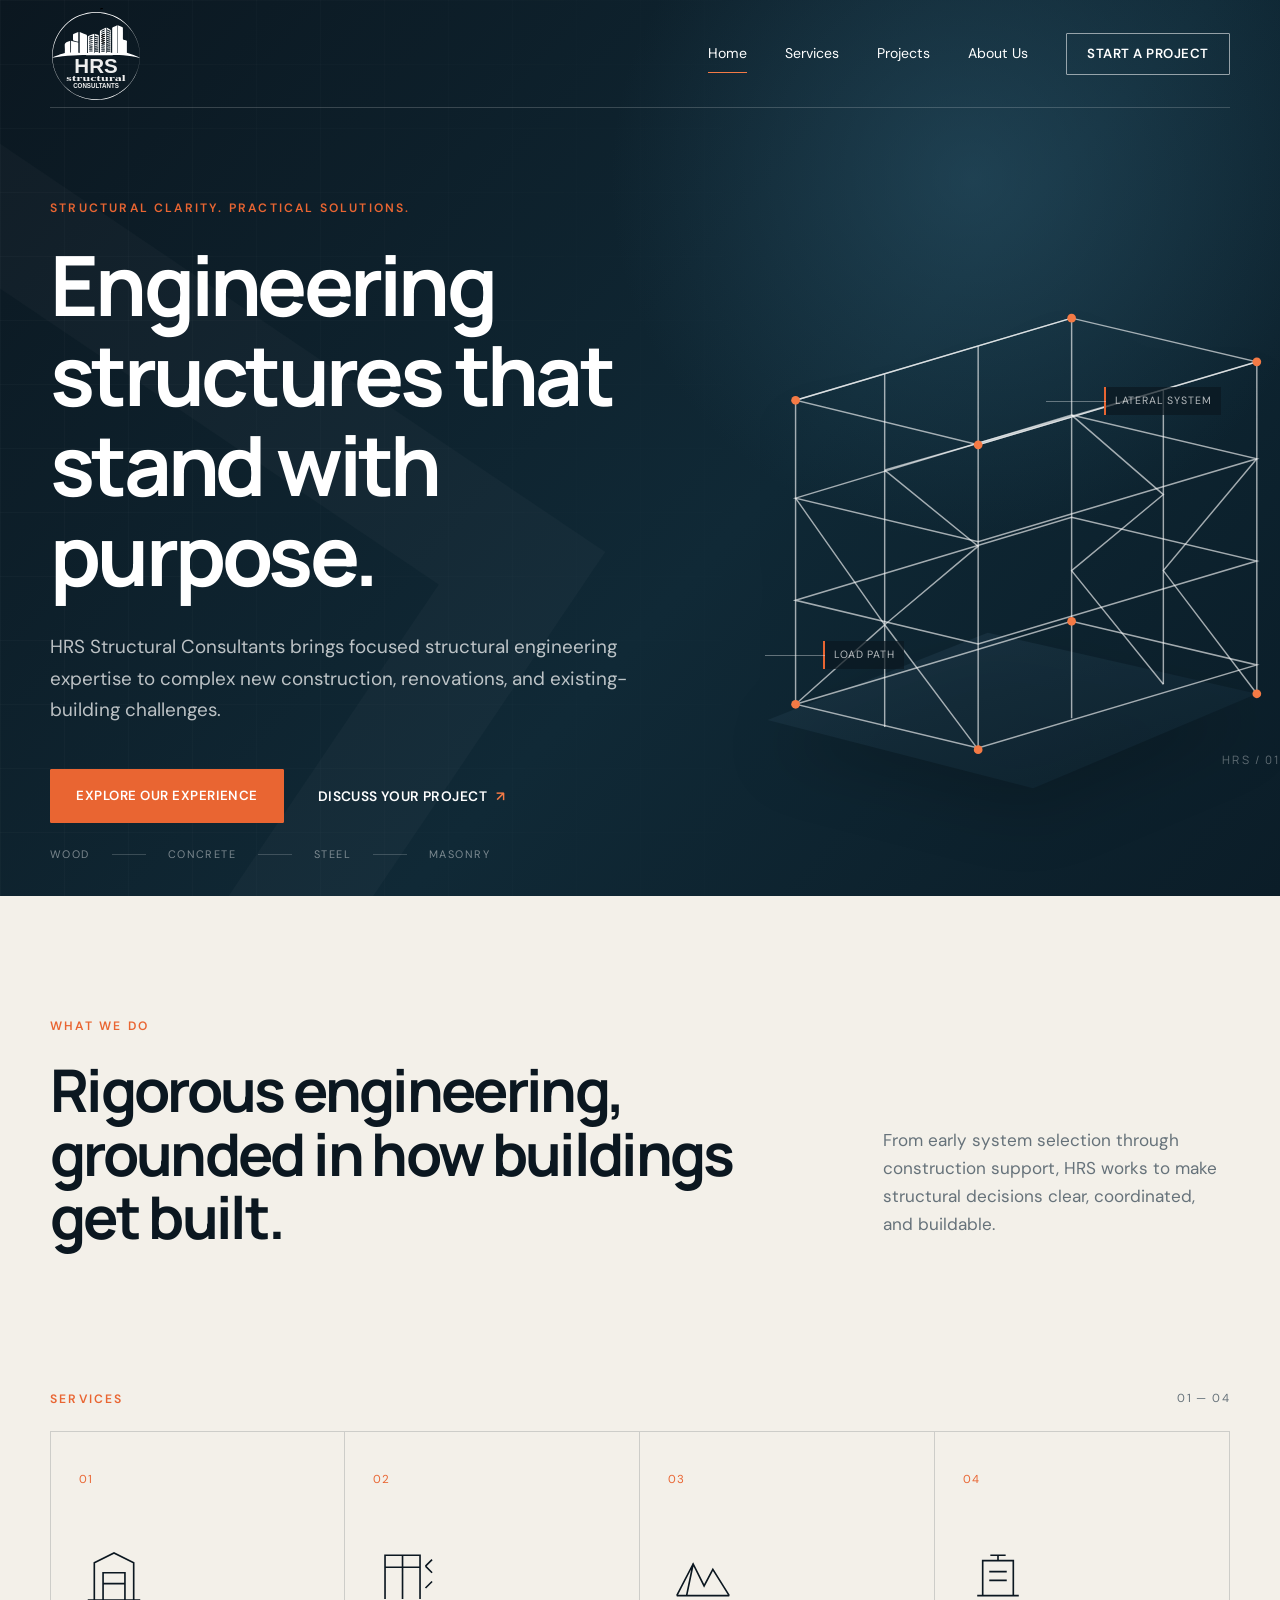
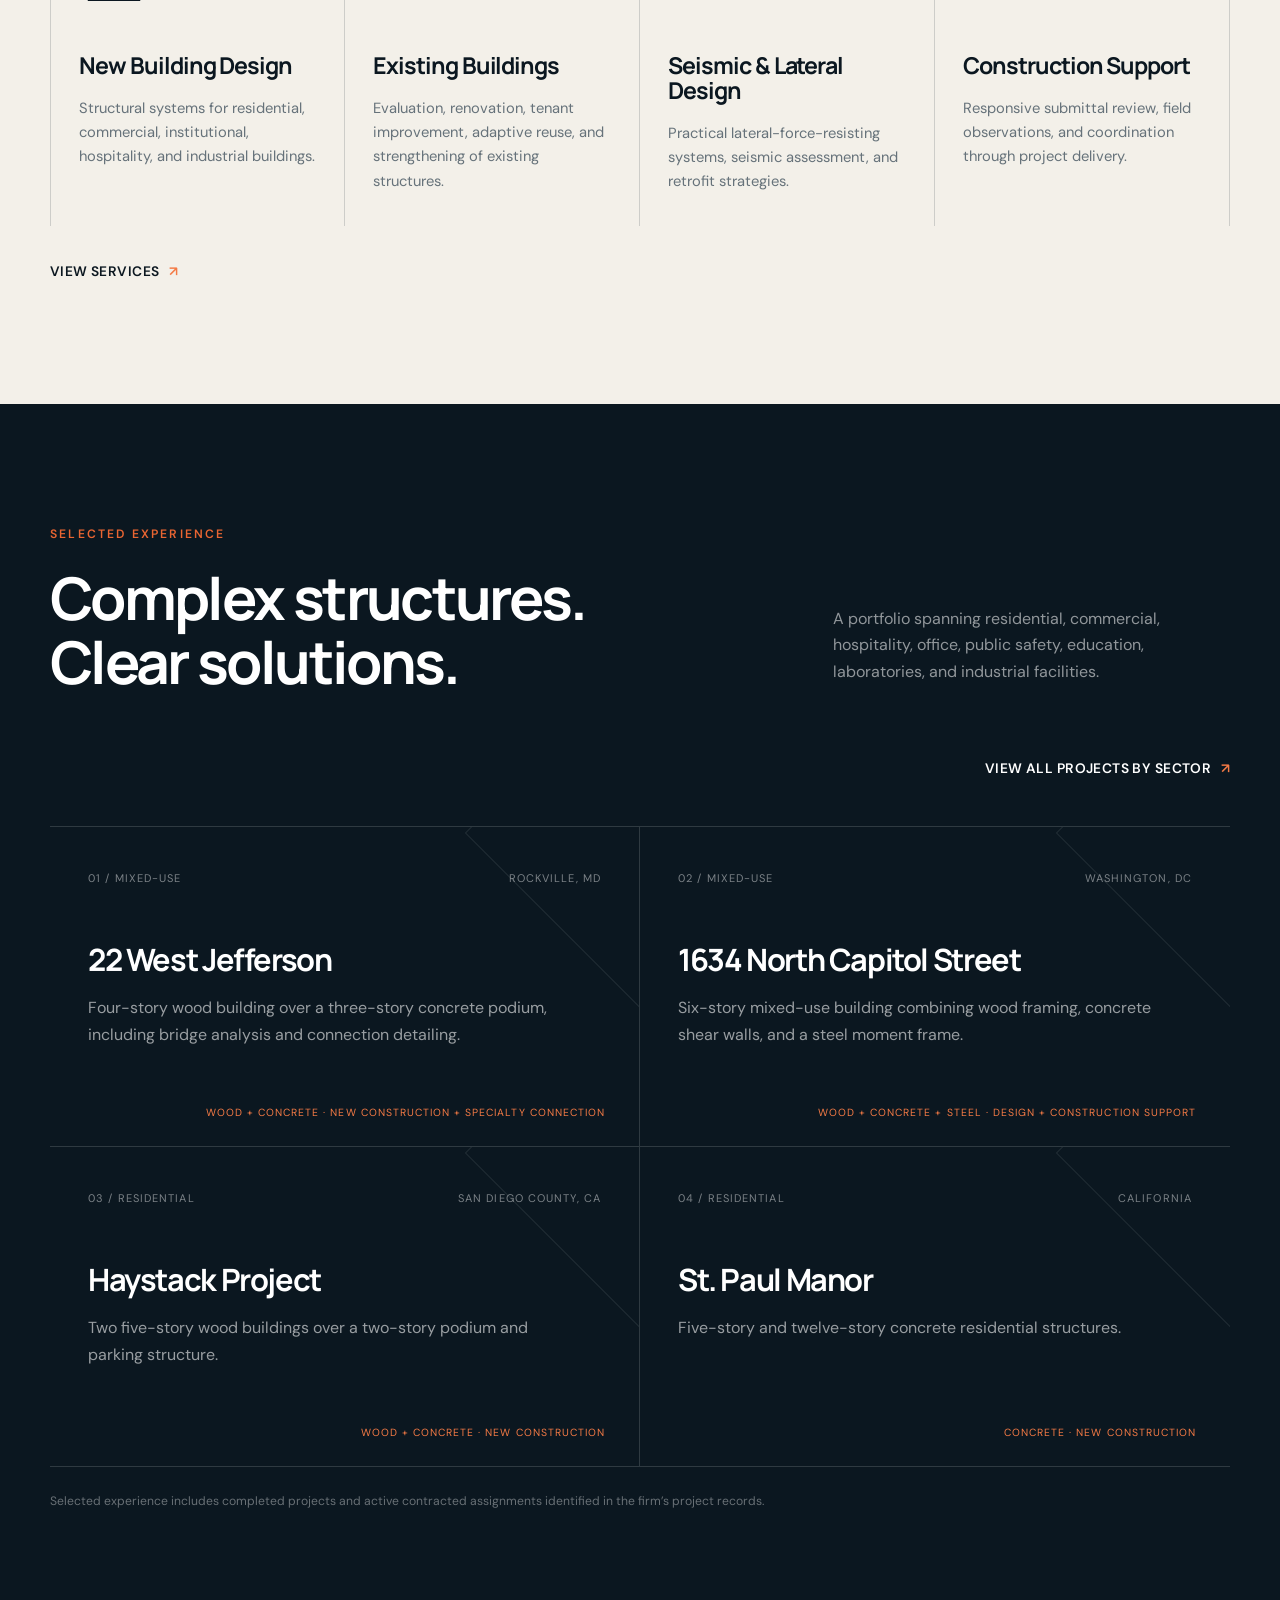
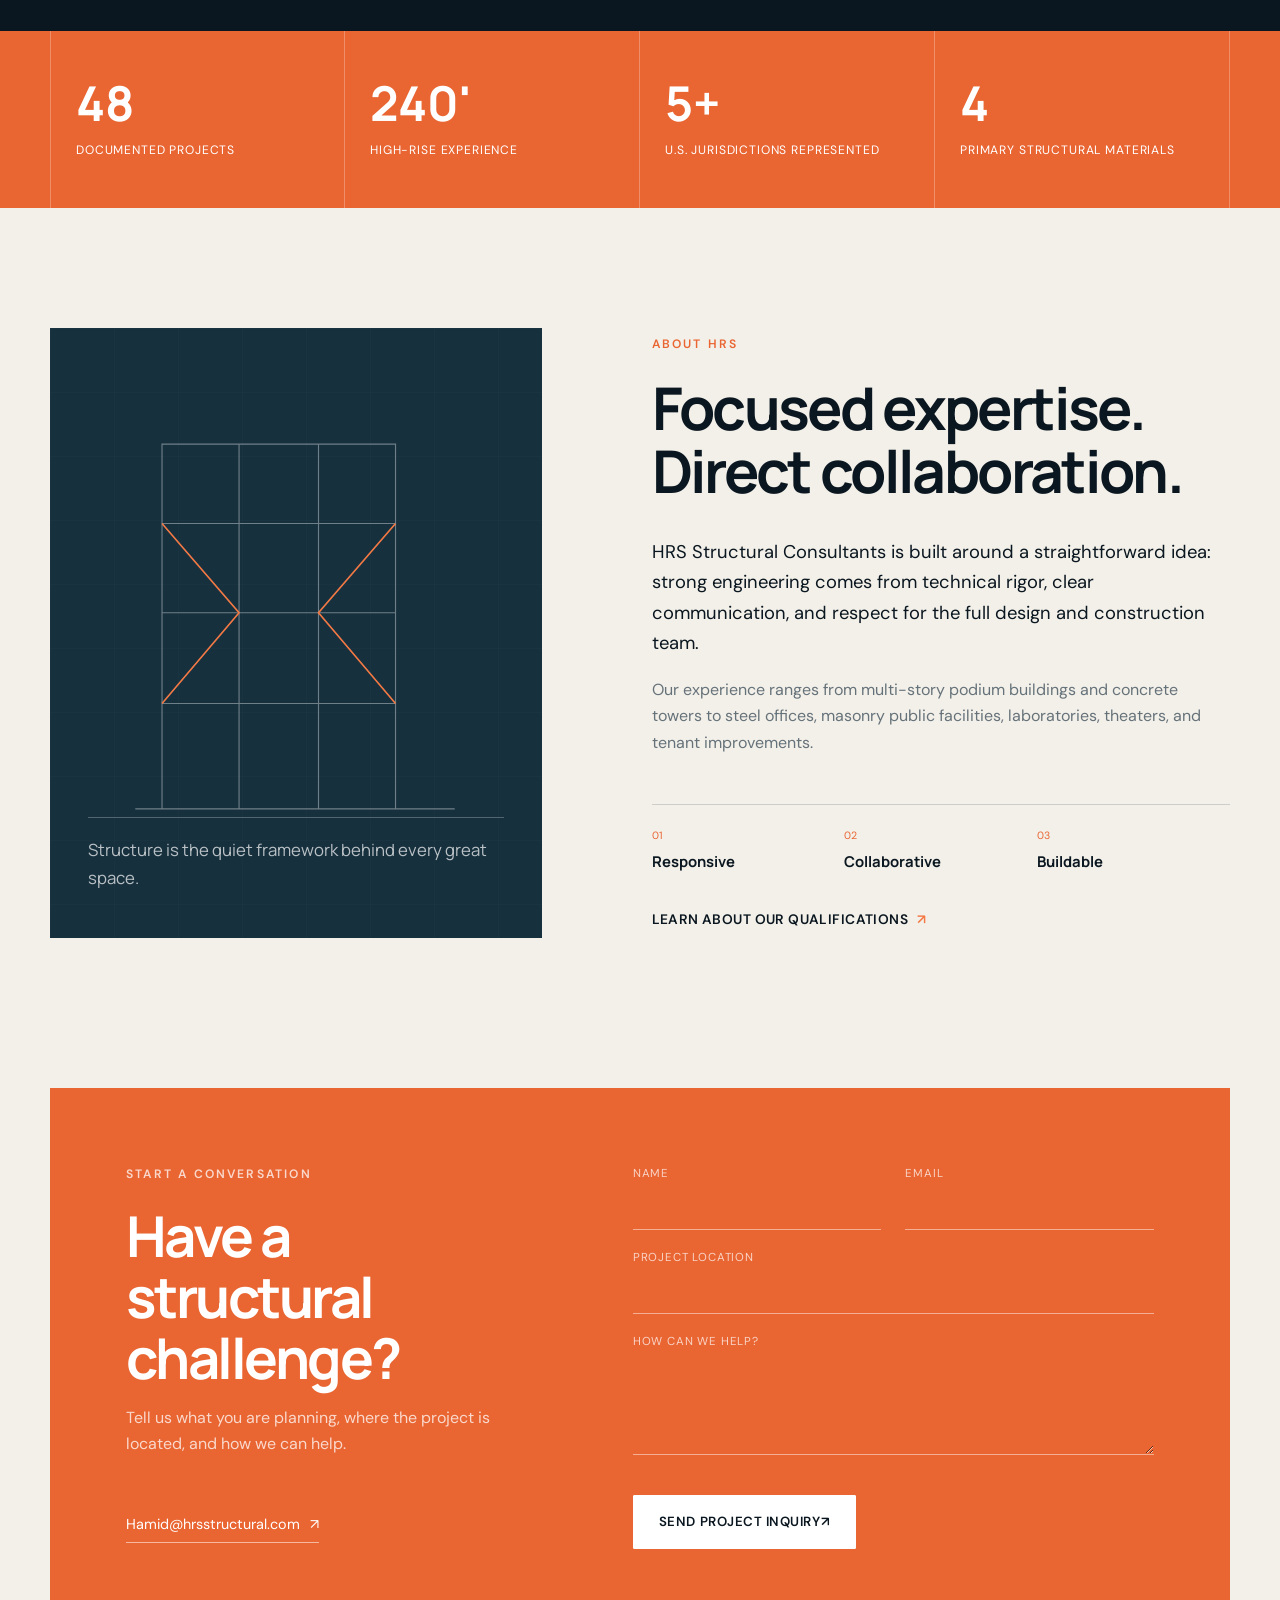
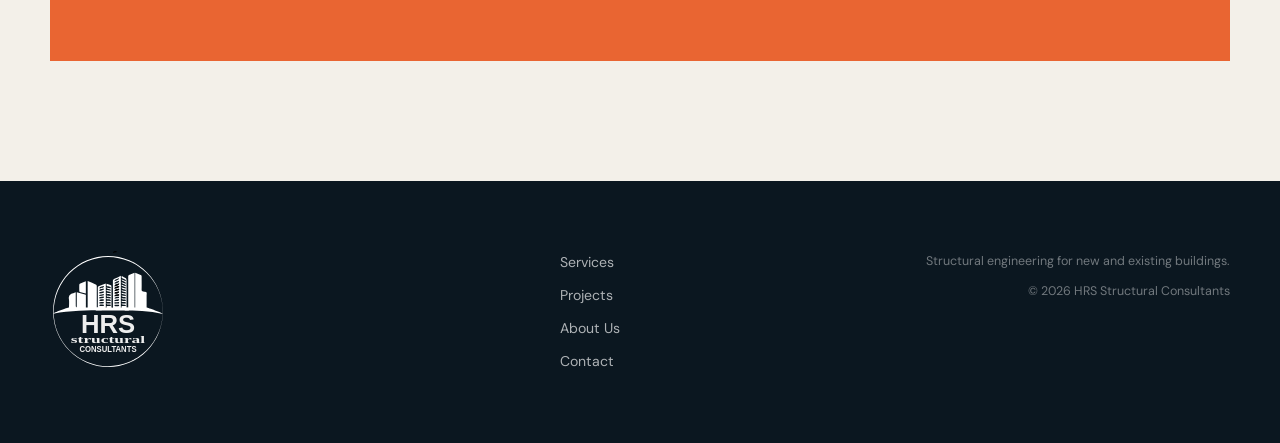
<file: index.html>
<!doctype html>
<html lang="en">
<head>
  <meta charset="utf-8">
  <meta name="viewport" content="width=device-width, initial-scale=1">
  <meta name="description" content="HRS Structural Consultants provides thoughtful structural engineering solutions for new and existing buildings across a range of materials and markets.">
  <meta name="theme-color" content="#0b1720">
  <title>HRS Structural Consultants | Structural Engineering</title>
  <link rel="preconnect" href="https://fonts.googleapis.com">
  <link rel="preconnect" href="https://fonts.gstatic.com" crossorigin>
  <link href="https://fonts.googleapis.com/css2?family=DM+Sans:wght@400;500;600&family=Manrope:wght@500;600;700&display=swap" rel="stylesheet">
  <link rel="stylesheet" href="styles.css">
  <link rel="stylesheet" href="extra.css">
</head>
<body>
  <a class="skip-link" href="#main">Skip to content</a>

  <header class="site-header" id="top">
    <div class="shell header-inner">
      <a class="brand" href="index.html" aria-label="HRS Structural Consultants home"><img class="brand-logo" src="assets/hrs-logo.svg" alt=""></a>
      <button class="menu-toggle" type="button" aria-expanded="false" aria-controls="site-nav"><span></span><span></span><span class="sr-only">Open navigation</span></button>
      <nav class="site-nav" id="site-nav" aria-label="Primary navigation">
        <a href="index.html" aria-current="page">Home</a>
        <a href="services.html">Services</a>
        <a href="projects.html">Projects</a>
        <a href="about.html">About Us</a>
        <a class="button button-small" href="contact.html">Start a project</a>
      </nav>
    </div>
  </header>

  <main id="main">
    <section class="hero">
      <div class="hero-grid" aria-hidden="true"></div>
      <div class="shell hero-layout">
        <div class="hero-copy">
          <p class="eyebrow">Structural clarity. Practical solutions.</p>
          <h1>Engineering structures that stand with purpose.</h1>
          <p class="hero-lede">HRS Structural Consultants brings focused structural engineering expertise to complex new construction, renovations, and existing-building challenges.</p>
          <div class="hero-actions"><a class="button" href="projects.html">Explore our experience</a><a class="text-link" href="contact.html">Discuss your project <span aria-hidden="true">↗</span></a></div>
        </div>
        <div class="hero-visual" aria-label="Abstract structural frame illustration">
          <svg viewBox="0 0 700 620" role="img" aria-labelledby="frame-title frame-desc"><title id="frame-title">Structural building frame</title><desc id="frame-desc">An abstract line illustration of a multi-story structural frame.</desc><defs><linearGradient id="frame-fill" x1="0" y1="0" x2="1" y2="1"><stop offset="0" stop-color="#1e3949" /><stop offset="1" stop-color="#0d222e" /></linearGradient></defs><path class="frame-plane" d="M90 530 394 608 650 500 342 430Z" /><g class="frame-lines"><path d="M122 512V164L438 70v458M224 538V134M331 564V102M543 489V152L224 244v294M650 500V120L331 215v349" /><path d="m122 164 316-94 212 50-319 95Zm0 112 316-95 212 50-319 95Zm0 117 316-95 212 50-319 95Zm0 119 316-95 212 50-319 95Z" /><path d="m224 244 107 87-107 90 107 143m107-383 105 91-105 87 105 130m-421-213 102 145-102 91m528-281-107 128 107 141" /></g><g class="frame-nodes"><circle cx="122" cy="164" r="5" /><circle cx="331" cy="215" r="5" /><circle cx="438" cy="70" r="5" /><circle cx="650" cy="120" r="5" /><circle cx="122" cy="512" r="5" /><circle cx="331" cy="564" r="5" /><circle cx="438" cy="417" r="5" /><circle cx="650" cy="500" r="5" /></g></svg>
          <div class="drawing-note note-a">Lateral system</div><div class="drawing-note note-b">Load path</div><div class="visual-index">HRS / 01</div>
        </div>
      </div>
      <div class="shell hero-proof"><span>Wood</span><i></i><span>Concrete</span><i></i><span>Steel</span><i></i><span>Masonry</span></div>
    </section>

    <section class="intro section"><div class="shell split-heading reveal"><div><p class="eyebrow">What we do</p><h2>Rigorous engineering, grounded in how buildings get built.</h2></div><p>From early system selection through construction support, HRS works to make structural decisions clear, coordinated, and buildable.</p></div></section>

    <section class="services section" id="services"><div class="shell"><div class="section-top reveal"><p class="eyebrow">Services</p><p class="section-number">01 — 04</p></div><div class="service-grid"><article class="service-card reveal"><span class="service-number">01</span><svg viewBox="0 0 64 64" aria-hidden="true"><path d="M8 54h48M14 54V20l18-9 18 9v34M22 54V29h20v25M22 39h20" /></svg><h3>New Building Design</h3><p>Structural systems for residential, commercial, institutional, hospitality, and industrial buildings.</p></article><article class="service-card reveal"><span class="service-number">02</span><svg viewBox="0 0 64 64" aria-hidden="true"><path d="M11 53V13h32v40M11 24h32M27 13v40M48 23l6-6m-6 6 6 6M48 43l6-6" /></svg><h3>Existing Buildings</h3><p>Evaluation, renovation, tenant improvement, adaptive reuse, and strengthening of existing structures.</p></article><article class="service-card reveal"><span class="service-number">03</span><svg viewBox="0 0 64 64" aria-hidden="true"><path d="m8 50 15-29 10 20 8-15 15 24M8 50h48M17 50l6-29m10 20 8-15" /></svg><h3>Seismic &amp; Lateral Design</h3><p>Practical lateral-force-resisting systems, seismic assessment, and retrofit strategies.</p></article><article class="service-card reveal"><span class="service-number">04</span><svg viewBox="0 0 64 64" aria-hidden="true"><path d="M13 50h38M18 50V18h28v32M24 28h16M24 36h16M25 13h14M32 13v5" /></svg><h3>Construction Support</h3><p>Responsive submittal review, field observations, and coordination through project delivery.</p></article></div><a class="text-link text-link-dark" href="services.html">View services <span aria-hidden="true">↗</span></a></div></section>

    <section class="projects section" id="projects"><div class="shell"><div class="projects-heading reveal"><div><p class="eyebrow">Selected experience</p><h2>Complex structures.<br>Clear solutions.</h2></div><p>A portfolio spanning residential, commercial, hospitality, office, public safety, education, laboratories, and industrial facilities.</p></div><div class="project-toolbar project-toolbar-link reveal"><a class="text-link" href="projects.html">View all projects by sector <span aria-hidden="true">↗</span></a></div><div class="project-grid" id="project-grid" data-limit="4" aria-live="polite"></div><p class="experience-note">Selected experience includes completed projects and active contracted assignments identified in the firm’s project records.</p></div></section>

    <section class="metrics section" aria-label="Experience highlights"><div class="shell metrics-grid"><div class="metric reveal"><strong>48</strong><span>Documented projects</span></div><div class="metric reveal"><strong>240'</strong><span>High-rise experience</span></div><div class="metric reveal"><strong>5+</strong><span>U.S. jurisdictions represented</span></div><div class="metric reveal"><strong>4</strong><span>Primary structural materials</span></div></div></section>

    <section class="about section" id="about"><div class="shell about-layout"><div class="about-visual reveal" aria-hidden="true"><div class="about-grid"></div><svg viewBox="0 0 520 620"><path d="M62 550h394M95 550V100h288v450M95 198h288M95 308h288M95 420h288M190 100v450M288 100v450" /><path class="accent-line" d="m95 198 95 110-95 112m288-222-95 110 95 112" /></svg><p>Structure is the quiet framework behind every great space.</p></div><div class="about-copy reveal"><p class="eyebrow">About HRS</p><h2>Focused expertise. Direct collaboration.</h2><p class="about-lede">HRS Structural Consultants is built around a straightforward idea: strong engineering comes from technical rigor, clear communication, and respect for the full design and construction team.</p><p>Our experience ranges from multi-story podium buildings and concrete towers to steel offices, masonry public facilities, laboratories, theaters, and tenant improvements.</p><div class="about-values"><div><span>01</span><strong>Responsive</strong></div><div><span>02</span><strong>Collaborative</strong></div><div><span>03</span><strong>Buildable</strong></div></div><a class="text-link text-link-dark" href="about.html">Learn about our qualifications <span aria-hidden="true">↗</span></a></div></div></section>

    <section class="contact section" id="contact"><div class="shell contact-panel reveal"><div class="contact-copy"><p class="eyebrow">Start a conversation</p><h2>Have a structural challenge?</h2><p>Tell us what you are planning, where the project is located, and how we can help.</p><a class="contact-email" href="mailto:Hamid@hrsstructural.com">Hamid@hrsstructural.com <span aria-hidden="true">↗</span></a></div><form class="contact-form" id="contact-form"><div class="form-row"><label>Name<input name="name" autocomplete="name" required></label><label>Email<input name="email" type="email" autocomplete="email" required></label></div><label>Project location<input name="location" autocomplete="address-level2"></label><label>How can we help?<textarea name="message" rows="4" required></textarea></label><button class="button button-light" type="submit">Send project inquiry <span aria-hidden="true">↗</span></button><p class="form-status" id="form-status" role="status"></p></form></div></section>
  </main>

  <footer class="site-footer"><div class="shell footer-grid"><a class="brand footer-brand" href="index.html" aria-label="HRS Structural Consultants home"><img class="brand-logo footer-logo" src="assets/hrs-logo.svg" alt=""></a><div class="footer-links"><a href="services.html">Services</a><a href="projects.html">Projects</a><a href="about.html">About Us</a><a href="contact.html">Contact</a></div><div class="footer-meta"><p>Structural engineering for new and existing buildings.</p><p>© <span class="year"></span> HRS Structural Consultants</p></div></div></footer>
  <script src="script.js"></script>
</body>
</html>
</file>
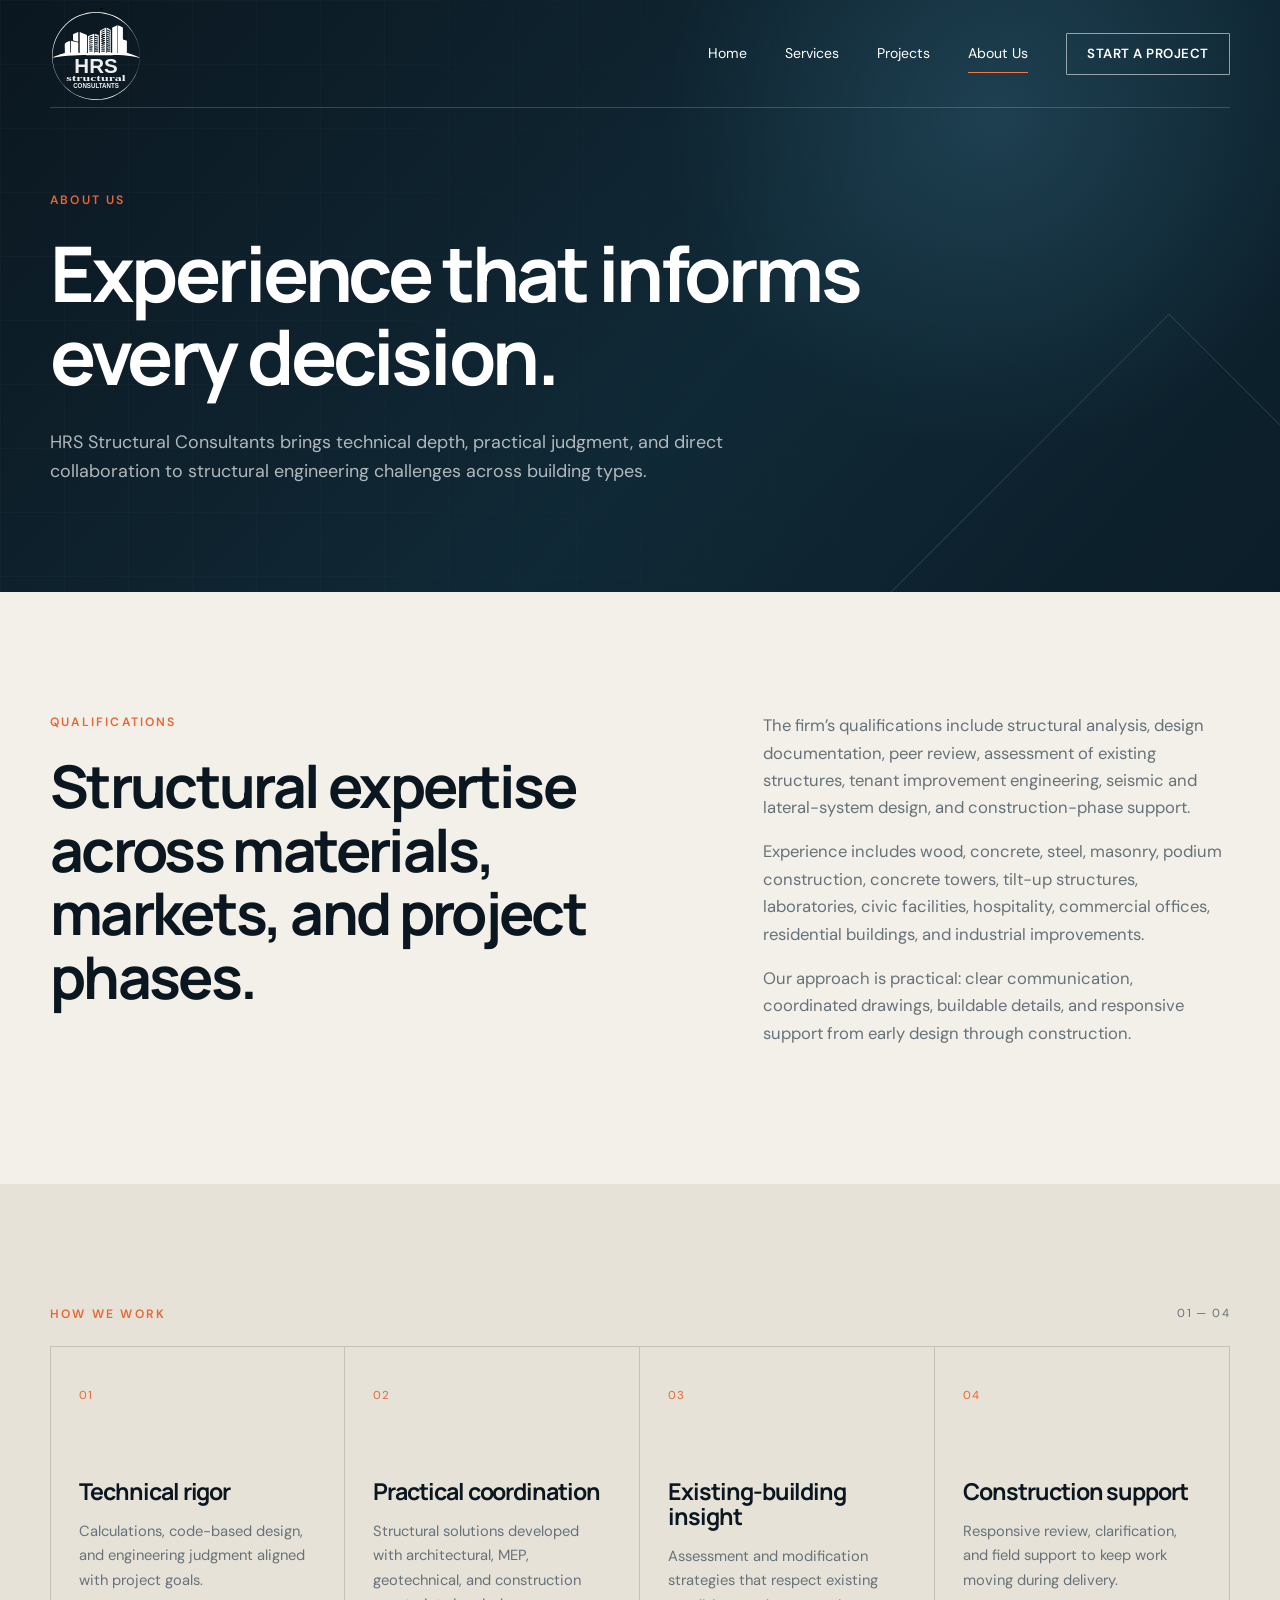
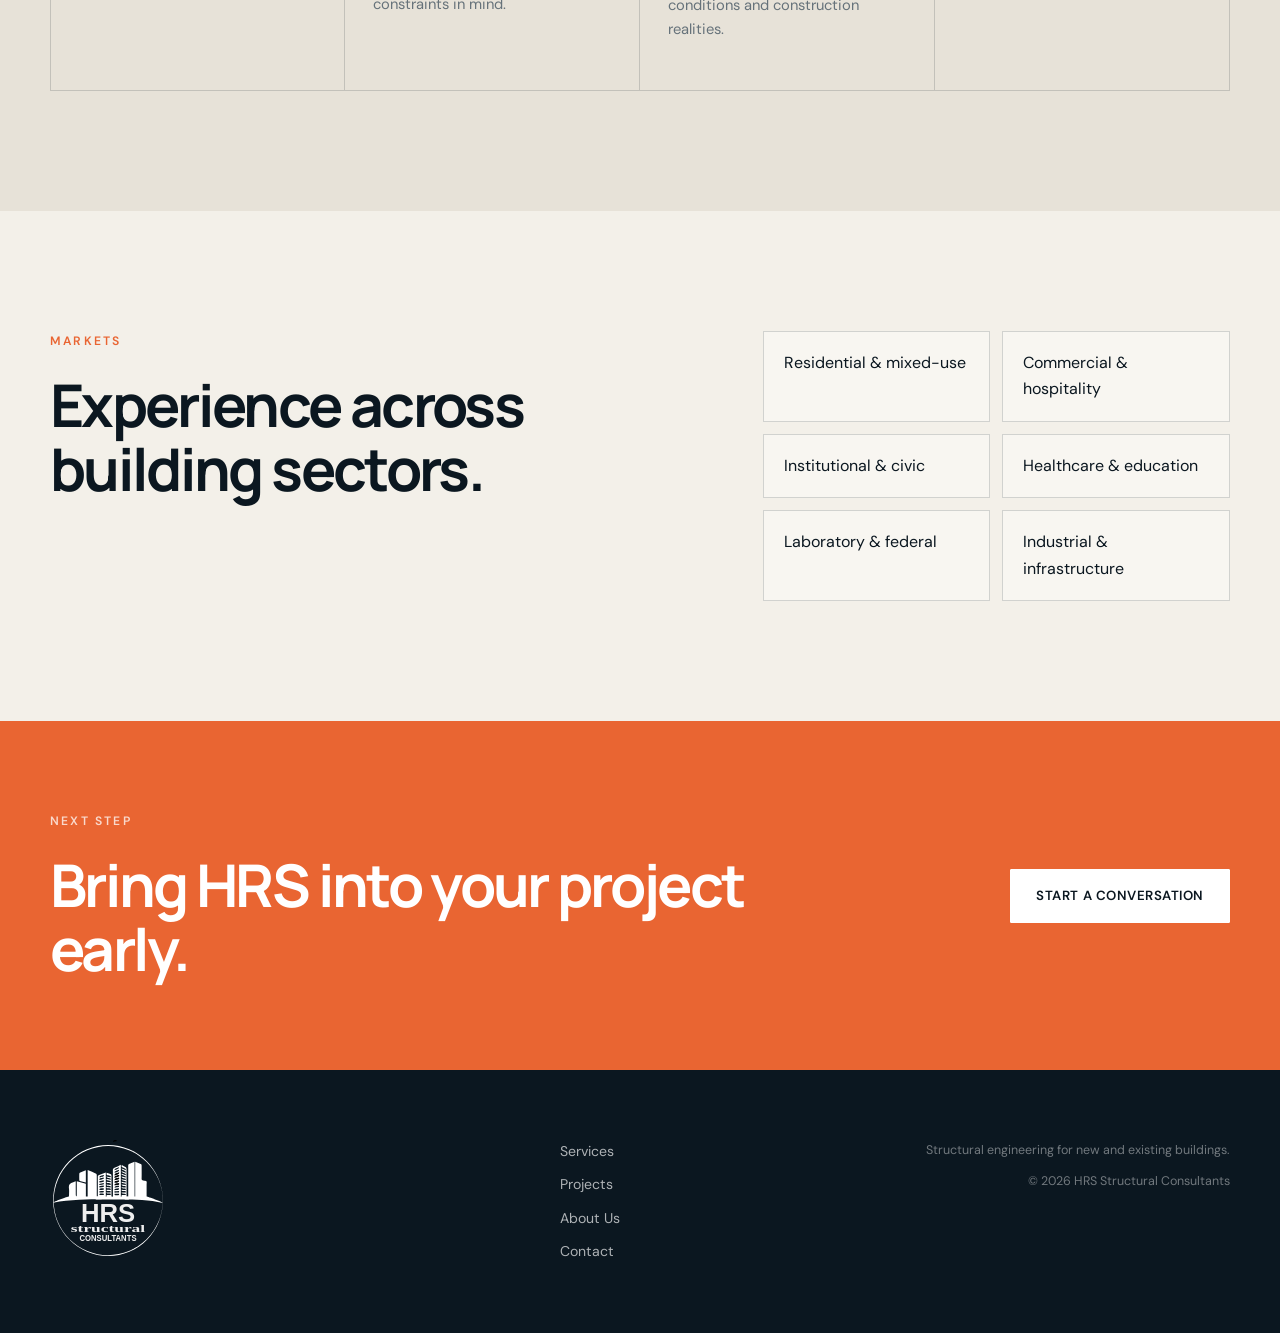
<file: about.html>
<!doctype html>
<html lang="en">
<head>
  <meta charset="utf-8">
  <meta name="viewport" content="width=device-width, initial-scale=1">
  <meta name="description" content="Learn about the qualifications, technical approach, and project experience behind HRS Structural Consultants.">
  <meta name="theme-color" content="#0b1720">
  <title>About Us | HRS Structural Consultants</title>
  <link rel="preconnect" href="https://fonts.googleapis.com">
  <link rel="preconnect" href="https://fonts.gstatic.com" crossorigin>
  <link href="https://fonts.googleapis.com/css2?family=DM+Sans:wght@400;500;600&family=Manrope:wght@500;600;700&display=swap" rel="stylesheet">
  <link rel="stylesheet" href="styles.css">
  <link rel="stylesheet" href="extra.css">
</head>
<body>
  <a class="skip-link" href="#main">Skip to content</a>
  <header class="site-header" id="top"><div class="shell header-inner"><a class="brand" href="index.html" aria-label="HRS Structural Consultants home"><img class="brand-logo" src="assets/hrs-logo.svg" alt=""></a><button class="menu-toggle" type="button" aria-expanded="false" aria-controls="site-nav"><span></span><span></span><span class="sr-only">Open navigation</span></button><nav class="site-nav" id="site-nav" aria-label="Primary navigation"><a href="index.html">Home</a><a href="services.html">Services</a><a href="projects.html">Projects</a><a href="about.html" aria-current="page">About Us</a><a class="button button-small" href="contact.html">Start a project</a></nav></div></header>
  <main id="main">
    <section class="page-hero"><div class="page-hero-grid" aria-hidden="true"></div><div class="shell page-hero-content reveal is-visible"><p class="eyebrow">About Us</p><h1>Experience that informs every decision.</h1><p>HRS Structural Consultants brings technical depth, practical judgment, and direct collaboration to structural engineering challenges across building types.</p></div></section>
    <section class="section"><div class="shell content-split reveal"><div><p class="eyebrow">Qualifications</p><h2>Structural expertise across materials, markets, and project phases.</h2></div><div class="prose"><p>The firm’s qualifications include structural analysis, design documentation, peer review, assessment of existing structures, tenant improvement engineering, seismic and lateral-system design, and construction-phase support.</p><p>Experience includes wood, concrete, steel, masonry, podium construction, concrete towers, tilt-up structures, laboratories, civic facilities, hospitality, commercial offices, residential buildings, and industrial improvements.</p><p>Our approach is practical: clear communication, coordinated drawings, buildable details, and responsive support from early design through construction.</p></div></div></section>
    <section class="qualification-section section"><div class="shell"><div class="section-top reveal"><p class="eyebrow">How we work</p><p class="section-number">01 — 04</p></div><div class="qualification-grid"><article class="qualification-card reveal"><span>01</span><h3>Technical rigor</h3><p>Calculations, code-based design, and engineering judgment aligned with project goals.</p></article><article class="qualification-card reveal"><span>02</span><h3>Practical coordination</h3><p>Structural solutions developed with architectural, MEP, geotechnical, and construction constraints in mind.</p></article><article class="qualification-card reveal"><span>03</span><h3>Existing-building insight</h3><p>Assessment and modification strategies that respect existing conditions and construction realities.</p></article><article class="qualification-card reveal"><span>04</span><h3>Construction support</h3><p>Responsive review, clarification, and field support to keep work moving during delivery.</p></article></div></div></section>
    <section class="section"><div class="shell content-split reveal"><div><p class="eyebrow">Markets</p><h2>Experience across building sectors.</h2></div><div class="market-list"><span>Residential &amp; mixed-use</span><span>Commercial &amp; hospitality</span><span>Institutional &amp; civic</span><span>Healthcare &amp; education</span><span>Laboratory &amp; federal</span><span>Industrial &amp; infrastructure</span></div></div></section>
    <section class="page-cta"><div class="shell page-cta-inner reveal"><div><p class="eyebrow">Next step</p><h2>Bring HRS into your project early.</h2></div><a class="button button-light" href="contact.html">Start a conversation</a></div></section>
  </main>
  <footer class="site-footer"><div class="shell footer-grid"><a class="brand footer-brand" href="index.html" aria-label="HRS Structural Consultants home"><img class="brand-logo footer-logo" src="assets/hrs-logo.svg" alt=""></a><div class="footer-links"><a href="services.html">Services</a><a href="projects.html">Projects</a><a href="about.html">About Us</a><a href="contact.html">Contact</a></div><div class="footer-meta"><p>Structural engineering for new and existing buildings.</p><p>© <span class="year"></span> HRS Structural Consultants</p></div></div></footer>
  <script src="script.js"></script>
</body>
</html>
</file>
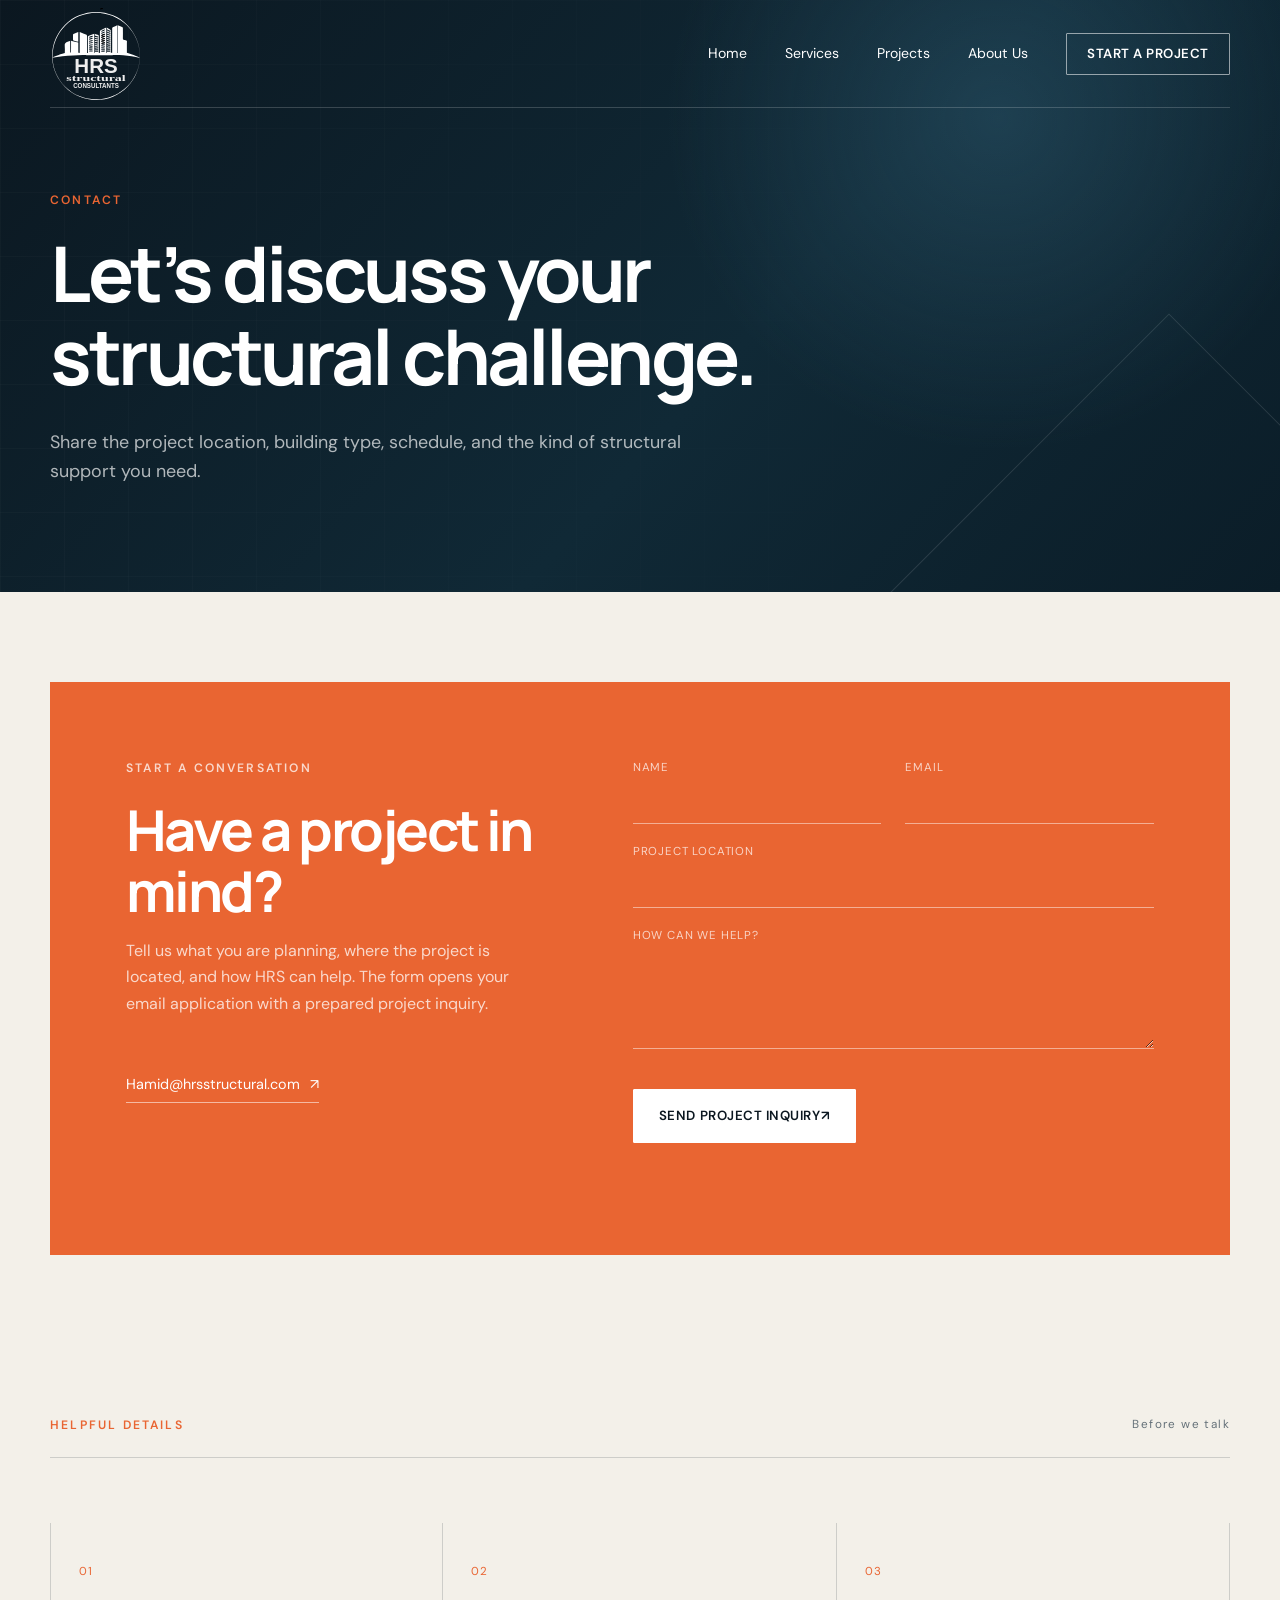
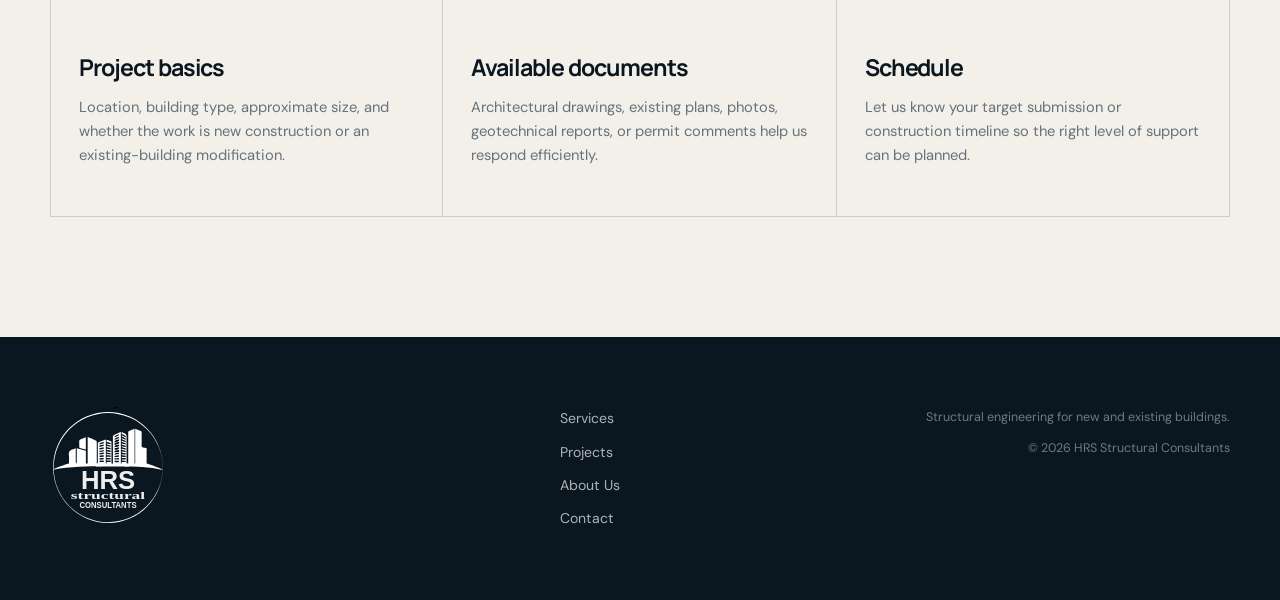
<file: contact.html>
<!doctype html>
<html lang="en">
<head>
  <meta charset="utf-8">
  <meta name="viewport" content="width=device-width, initial-scale=1">
  <meta name="description" content="Contact HRS Structural Consultants to discuss structural engineering support for your project.">
  <meta name="theme-color" content="#0b1720">
  <title>Contact | HRS Structural Consultants</title>
  <link rel="preconnect" href="https://fonts.googleapis.com">
  <link rel="preconnect" href="https://fonts.gstatic.com" crossorigin>
  <link href="https://fonts.googleapis.com/css2?family=DM+Sans:wght@400;500;600&family=Manrope:wght@500;600;700&display=swap" rel="stylesheet">
  <link rel="stylesheet" href="styles.css">
  <link rel="stylesheet" href="extra.css">
</head>
<body>
  <a class="skip-link" href="#main">Skip to content</a>
  <header class="site-header" id="top"><div class="shell header-inner"><a class="brand" href="index.html" aria-label="HRS Structural Consultants home"><img class="brand-logo" src="assets/hrs-logo.svg" alt=""></a><button class="menu-toggle" type="button" aria-expanded="false" aria-controls="site-nav"><span></span><span></span><span class="sr-only">Open navigation</span></button><nav class="site-nav" id="site-nav" aria-label="Primary navigation"><a href="index.html">Home</a><a href="services.html">Services</a><a href="projects.html">Projects</a><a href="about.html">About Us</a><a class="button button-small" href="contact.html" aria-current="page">Start a project</a></nav></div></header>
  <main id="main">
    <section class="page-hero"><div class="page-hero-grid" aria-hidden="true"></div><div class="shell page-hero-content reveal is-visible"><p class="eyebrow">Contact</p><h1>Let’s discuss your structural challenge.</h1><p>Share the project location, building type, schedule, and the kind of structural support you need.</p></div></section>
    <section class="contact contact-page section"><div class="shell contact-panel reveal"><div class="contact-copy"><p class="eyebrow">Start a conversation</p><h2>Have a project in mind?</h2><p>Tell us what you are planning, where the project is located, and how HRS can help. The form opens your email application with a prepared project inquiry.</p><a class="contact-email" href="mailto:Hamid@hrsstructural.com">Hamid@hrsstructural.com <span aria-hidden="true">↗</span></a></div><form class="contact-form" id="contact-form"><div class="form-row"><label>Name<input name="name" autocomplete="name" required></label><label>Email<input name="email" type="email" autocomplete="email" required></label></div><label>Project location<input name="location" autocomplete="address-level2"></label><label>How can we help?<textarea name="message" rows="4" required></textarea></label><button class="button button-light" type="submit">Send project inquiry <span aria-hidden="true">↗</span></button><p class="form-status" id="form-status" role="status"></p></form></div></section>
    <section class="contact-guidance section"><div class="shell"><div class="section-top reveal"><p class="eyebrow">Helpful details</p><p class="section-number">Before we talk</p></div><div class="qualification-grid compact-grid"><article class="qualification-card reveal"><span>01</span><h3>Project basics</h3><p>Location, building type, approximate size, and whether the work is new construction or an existing-building modification.</p></article><article class="qualification-card reveal"><span>02</span><h3>Available documents</h3><p>Architectural drawings, existing plans, photos, geotechnical reports, or permit comments help us respond efficiently.</p></article><article class="qualification-card reveal"><span>03</span><h3>Schedule</h3><p>Let us know your target submission or construction timeline so the right level of support can be planned.</p></article></div></div></section>
  </main>
  <footer class="site-footer"><div class="shell footer-grid"><a class="brand footer-brand" href="index.html" aria-label="HRS Structural Consultants home"><img class="brand-logo footer-logo" src="assets/hrs-logo.svg" alt=""></a><div class="footer-links"><a href="services.html">Services</a><a href="projects.html">Projects</a><a href="about.html">About Us</a><a href="contact.html">Contact</a></div><div class="footer-meta"><p>Structural engineering for new and existing buildings.</p><p>© <span class="year"></span> HRS Structural Consultants</p></div></div></footer>
  <script src="script.js"></script>
</body>
</html>
</file>
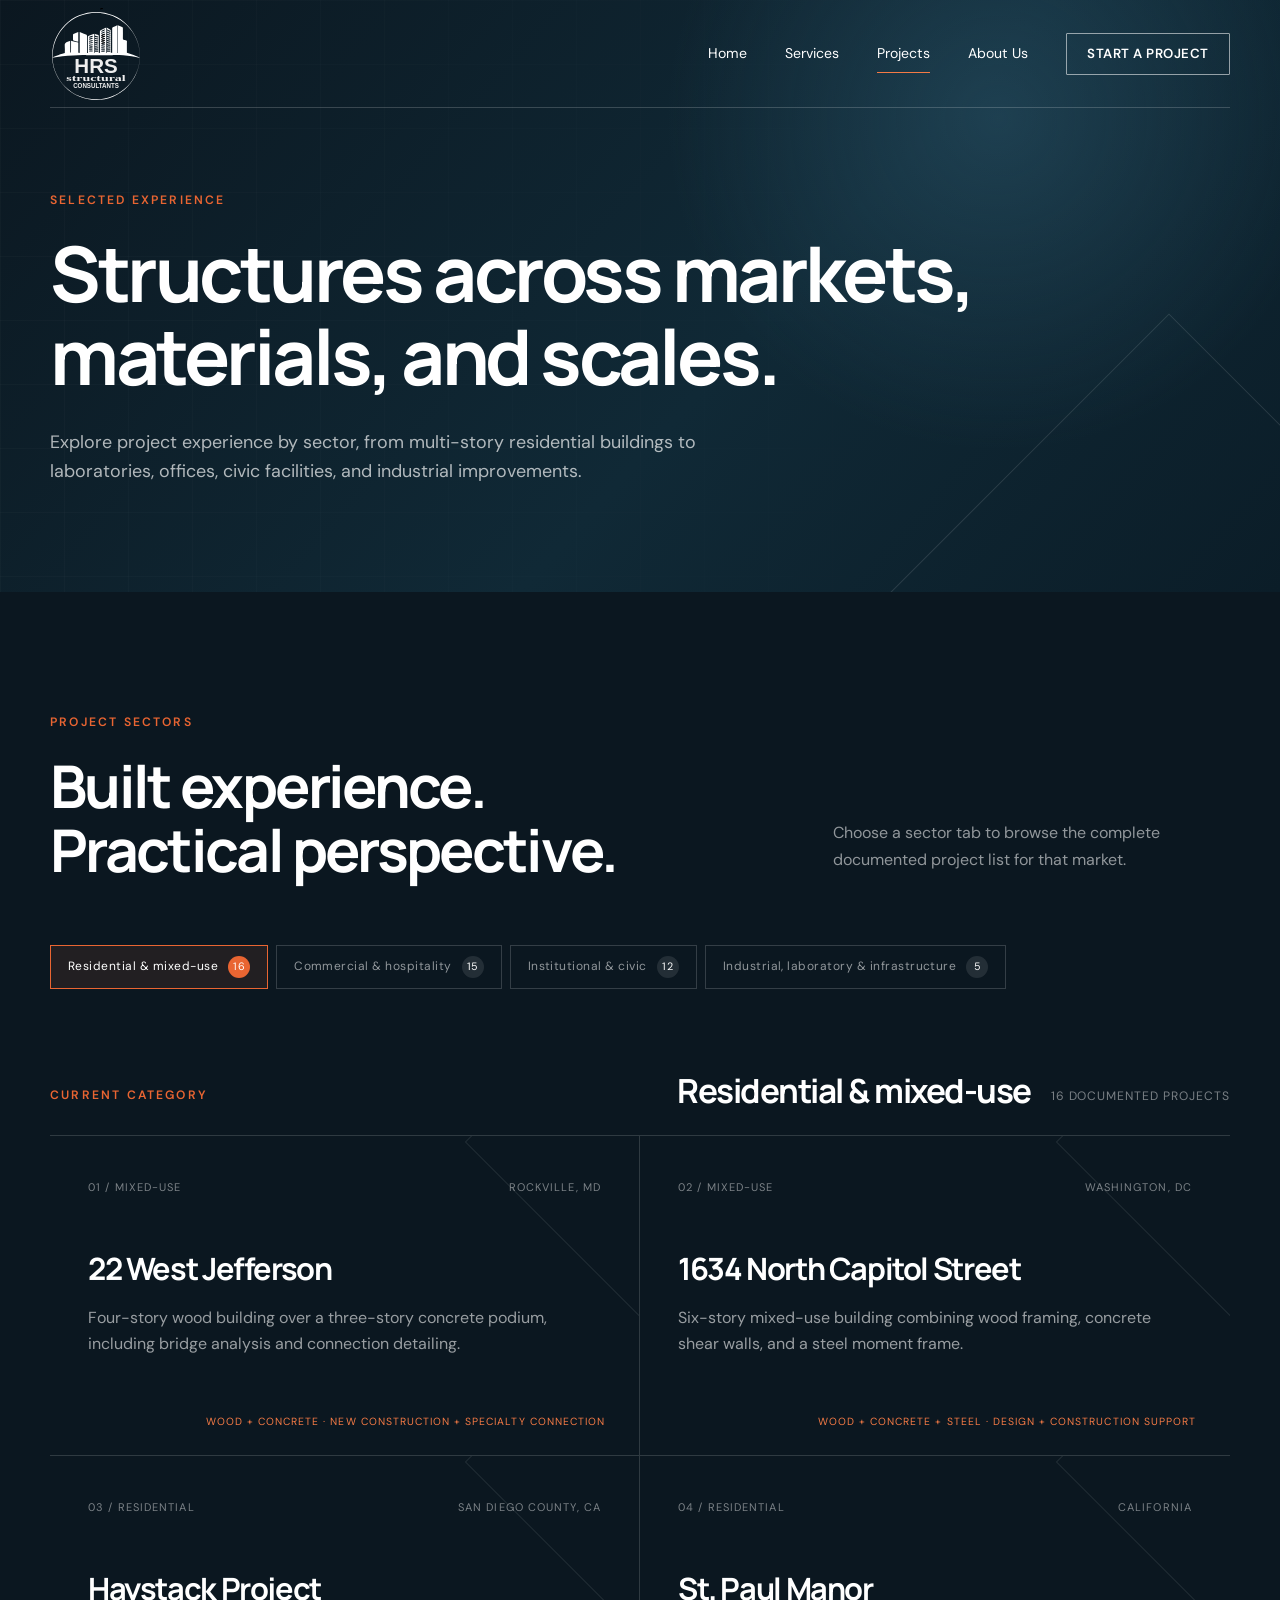
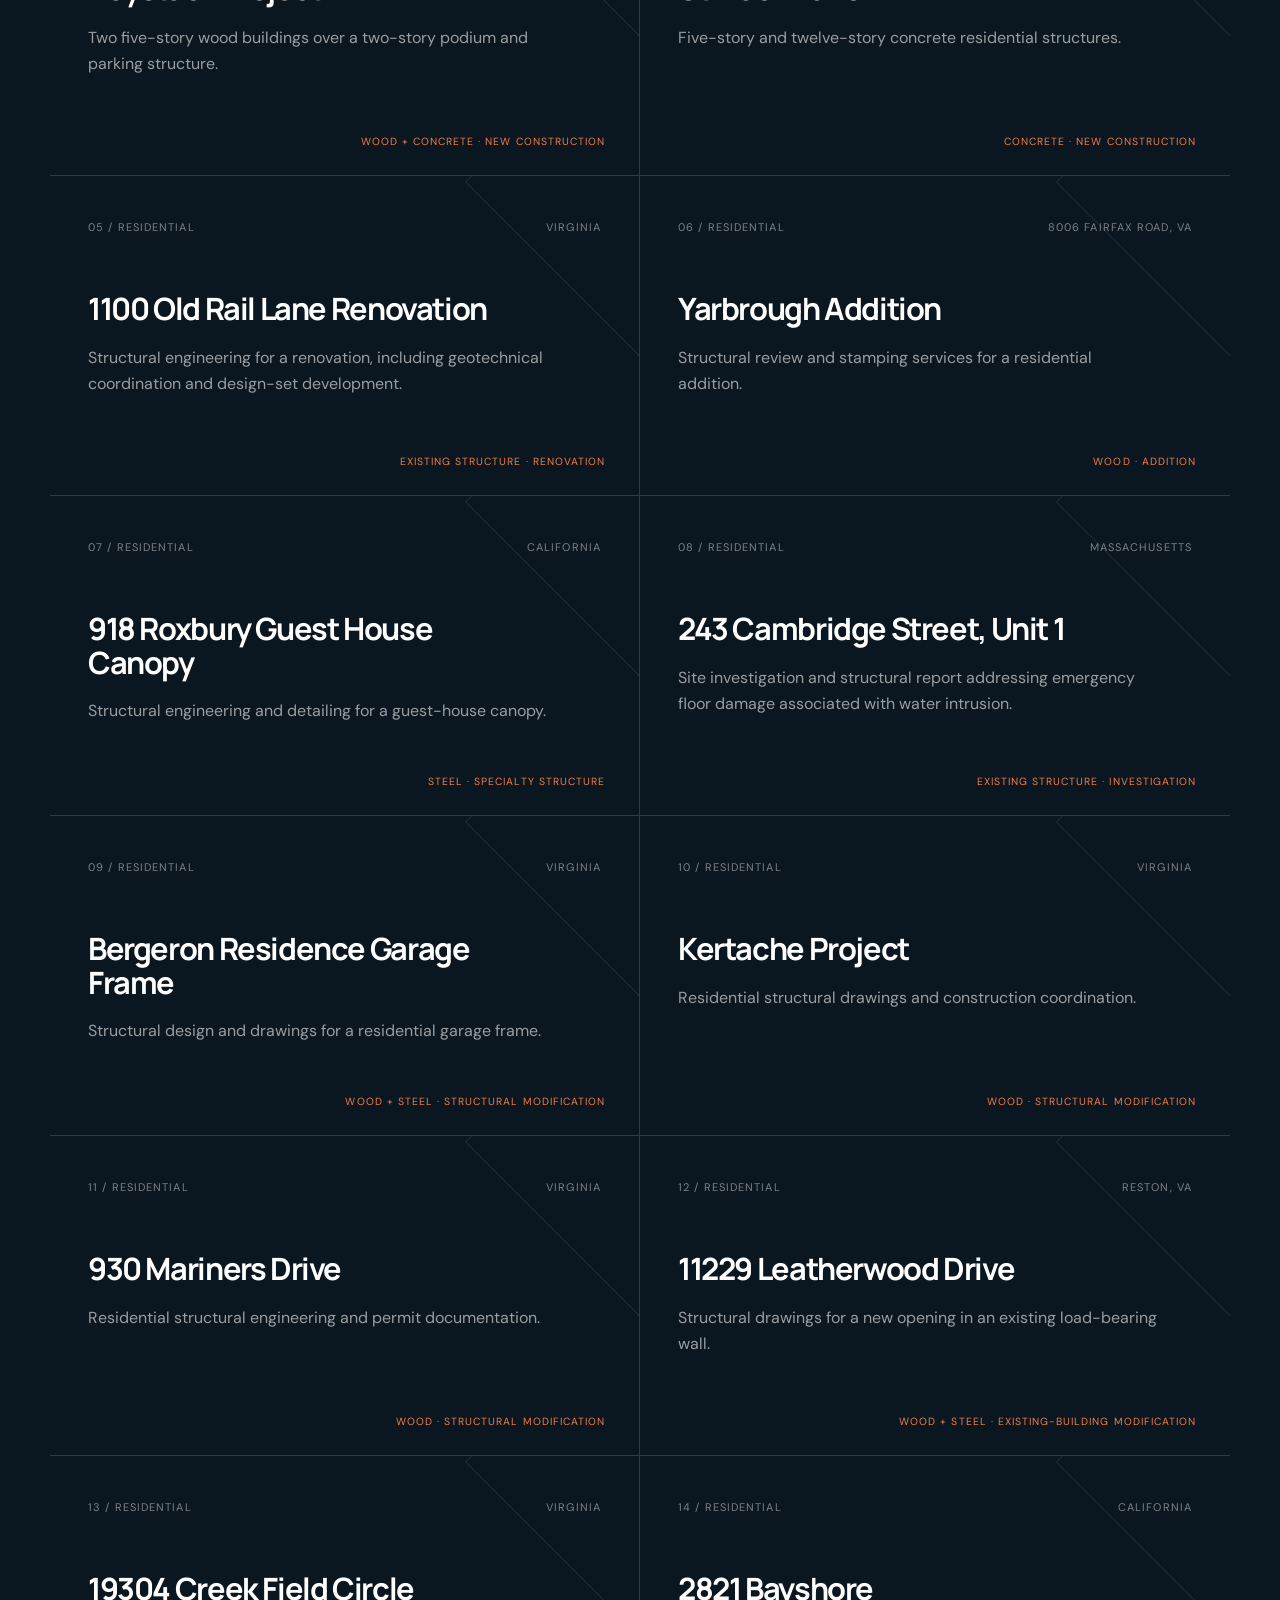
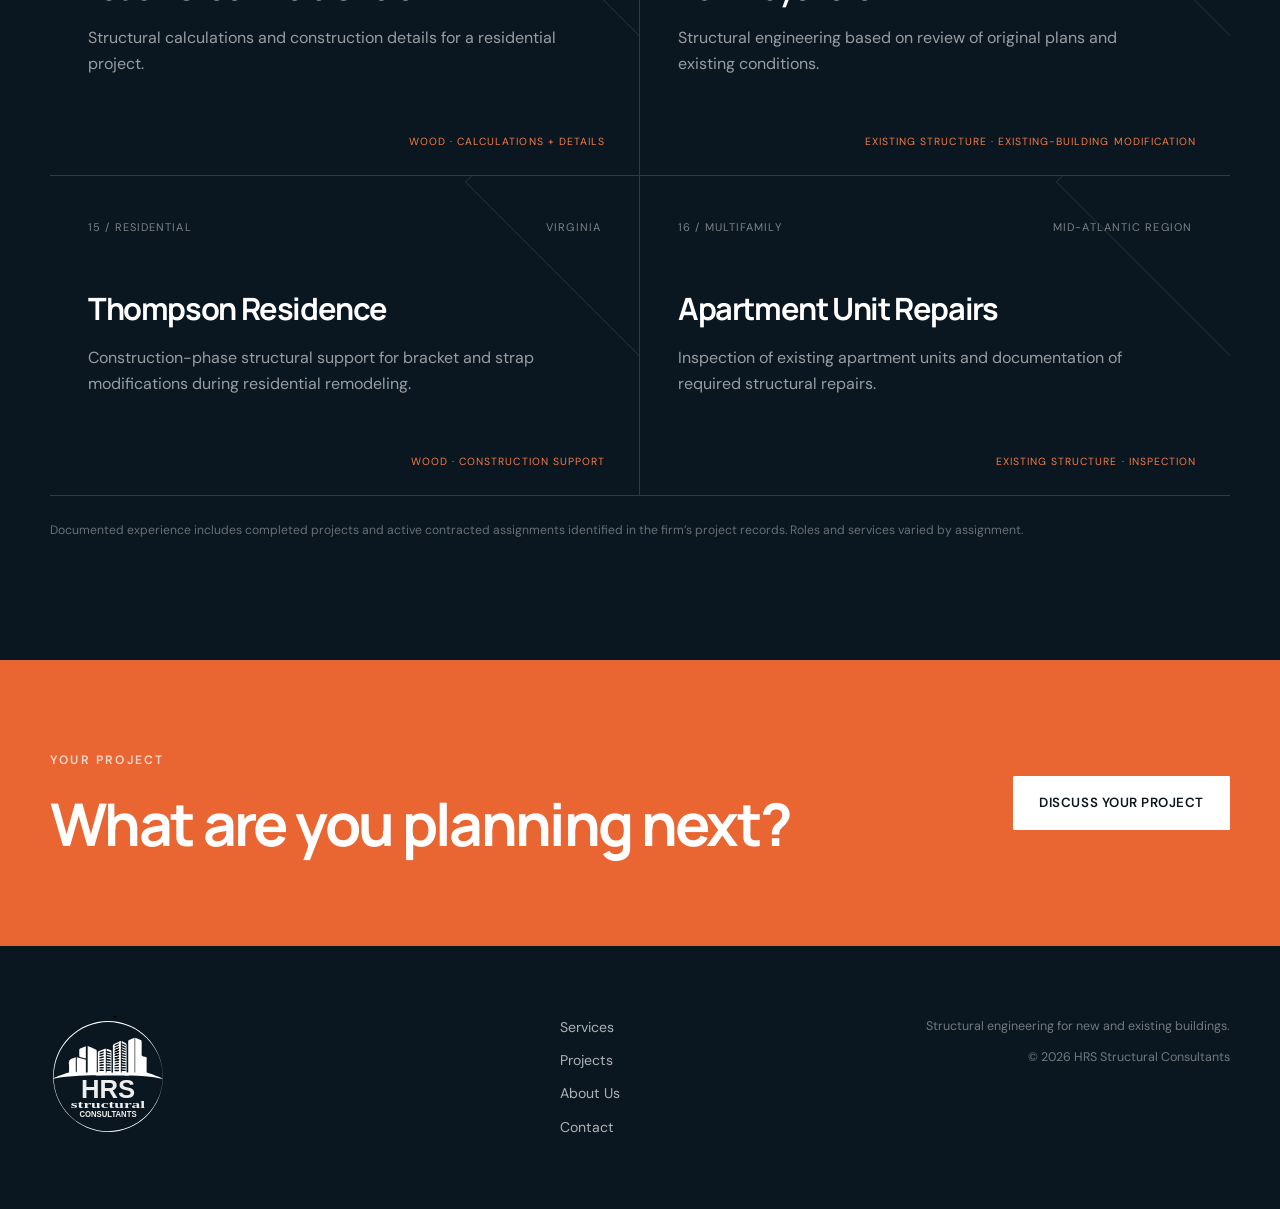
<file: projects.html>
<!doctype html>
<html lang="en">
<head>
  <meta charset="utf-8">
  <meta name="viewport" content="width=device-width, initial-scale=1">
  <meta name="description" content="Explore selected HRS structural engineering experience across residential, commercial, institutional, and industrial sectors.">
  <meta name="theme-color" content="#0b1720">
  <title>Projects | HRS Structural Consultants</title>
  <link rel="preconnect" href="https://fonts.googleapis.com">
  <link rel="preconnect" href="https://fonts.gstatic.com" crossorigin>
  <link href="https://fonts.googleapis.com/css2?family=DM+Sans:wght@400;500;600&family=Manrope:wght@500;600;700&display=swap" rel="stylesheet">
  <link rel="stylesheet" href="styles.css">
  <link rel="stylesheet" href="extra.css">
</head>
<body>
  <a class="skip-link" href="#main">Skip to content</a>
  <header class="site-header" id="top">
    <div class="shell header-inner">
      <a class="brand" href="index.html" aria-label="HRS Structural Consultants home"><img class="brand-logo" src="assets/hrs-logo.svg" alt=""></a>
      <button class="menu-toggle" type="button" aria-expanded="false" aria-controls="site-nav"><span></span><span></span><span class="sr-only">Open navigation</span></button>
      <nav class="site-nav" id="site-nav" aria-label="Primary navigation">
        <a href="index.html">Home</a><a href="services.html">Services</a><a href="projects.html" aria-current="page">Projects</a><a href="about.html">About Us</a><a class="button button-small" href="contact.html">Start a project</a>
      </nav>
    </div>
  </header>

  <main id="main">
    <section class="page-hero">
      <div class="page-hero-grid" aria-hidden="true"></div>
      <div class="shell page-hero-content reveal is-visible">
        <p class="eyebrow">Selected experience</p>
        <h1>Structures across markets, materials, and scales.</h1>
        <p>Explore project experience by sector, from multi-story residential buildings to laboratories, offices, civic facilities, and industrial improvements.</p>
      </div>
    </section>

    <section class="projects projects-page section">
      <div class="shell">
        <div class="projects-heading reveal">
          <div><p class="eyebrow">Project sectors</p><h2>Built experience.<br>Practical perspective.</h2></div>
          <p>Choose a sector tab to browse the complete documented project list for that market.</p>
        </div>
        <div class="project-toolbar project-tabs reveal" role="tablist" aria-label="Project sectors">
          <button class="filter is-active" id="tab-residential" role="tab" aria-selected="true" aria-controls="project-grid" tabindex="0" type="button" data-filter="residential">Residential &amp; mixed-use</button>
          <button class="filter" id="tab-commercial" role="tab" aria-selected="false" aria-controls="project-grid" tabindex="-1" type="button" data-filter="commercial">Commercial &amp; hospitality</button>
          <button class="filter" id="tab-institutional" role="tab" aria-selected="false" aria-controls="project-grid" tabindex="-1" type="button" data-filter="institutional">Institutional &amp; civic</button>
          <button class="filter" id="tab-industrial" role="tab" aria-selected="false" aria-controls="project-grid" tabindex="-1" type="button" data-filter="industrial">Industrial, laboratory &amp; infrastructure</button>
        </div>
        <div class="project-category-heading" id="project-category-heading" aria-live="polite"></div>
        <div class="project-grid" id="project-grid" role="tabpanel" aria-labelledby="tab-residential" aria-live="polite"></div>
        <p class="experience-note">Documented experience includes completed projects and active contracted assignments identified in the firm’s project records. Roles and services varied by assignment.</p>
      </div>
    </section>

    <section class="page-cta"><div class="shell page-cta-inner reveal"><div><p class="eyebrow">Your project</p><h2>What are you planning next?</h2></div><a class="button button-light" href="contact.html">Discuss your project</a></div></section>
  </main>

  <footer class="site-footer"><div class="shell footer-grid"><a class="brand footer-brand" href="index.html" aria-label="HRS Structural Consultants home"><img class="brand-logo footer-logo" src="assets/hrs-logo.svg" alt=""></a><div class="footer-links"><a href="services.html">Services</a><a href="projects.html">Projects</a><a href="about.html">About Us</a><a href="contact.html">Contact</a></div><div class="footer-meta"><p>Structural engineering for new and existing buildings.</p><p>© <span class="year"></span> HRS Structural Consultants</p></div></div></footer>
  <script src="script.js"></script>
</body>
</html>
</file>
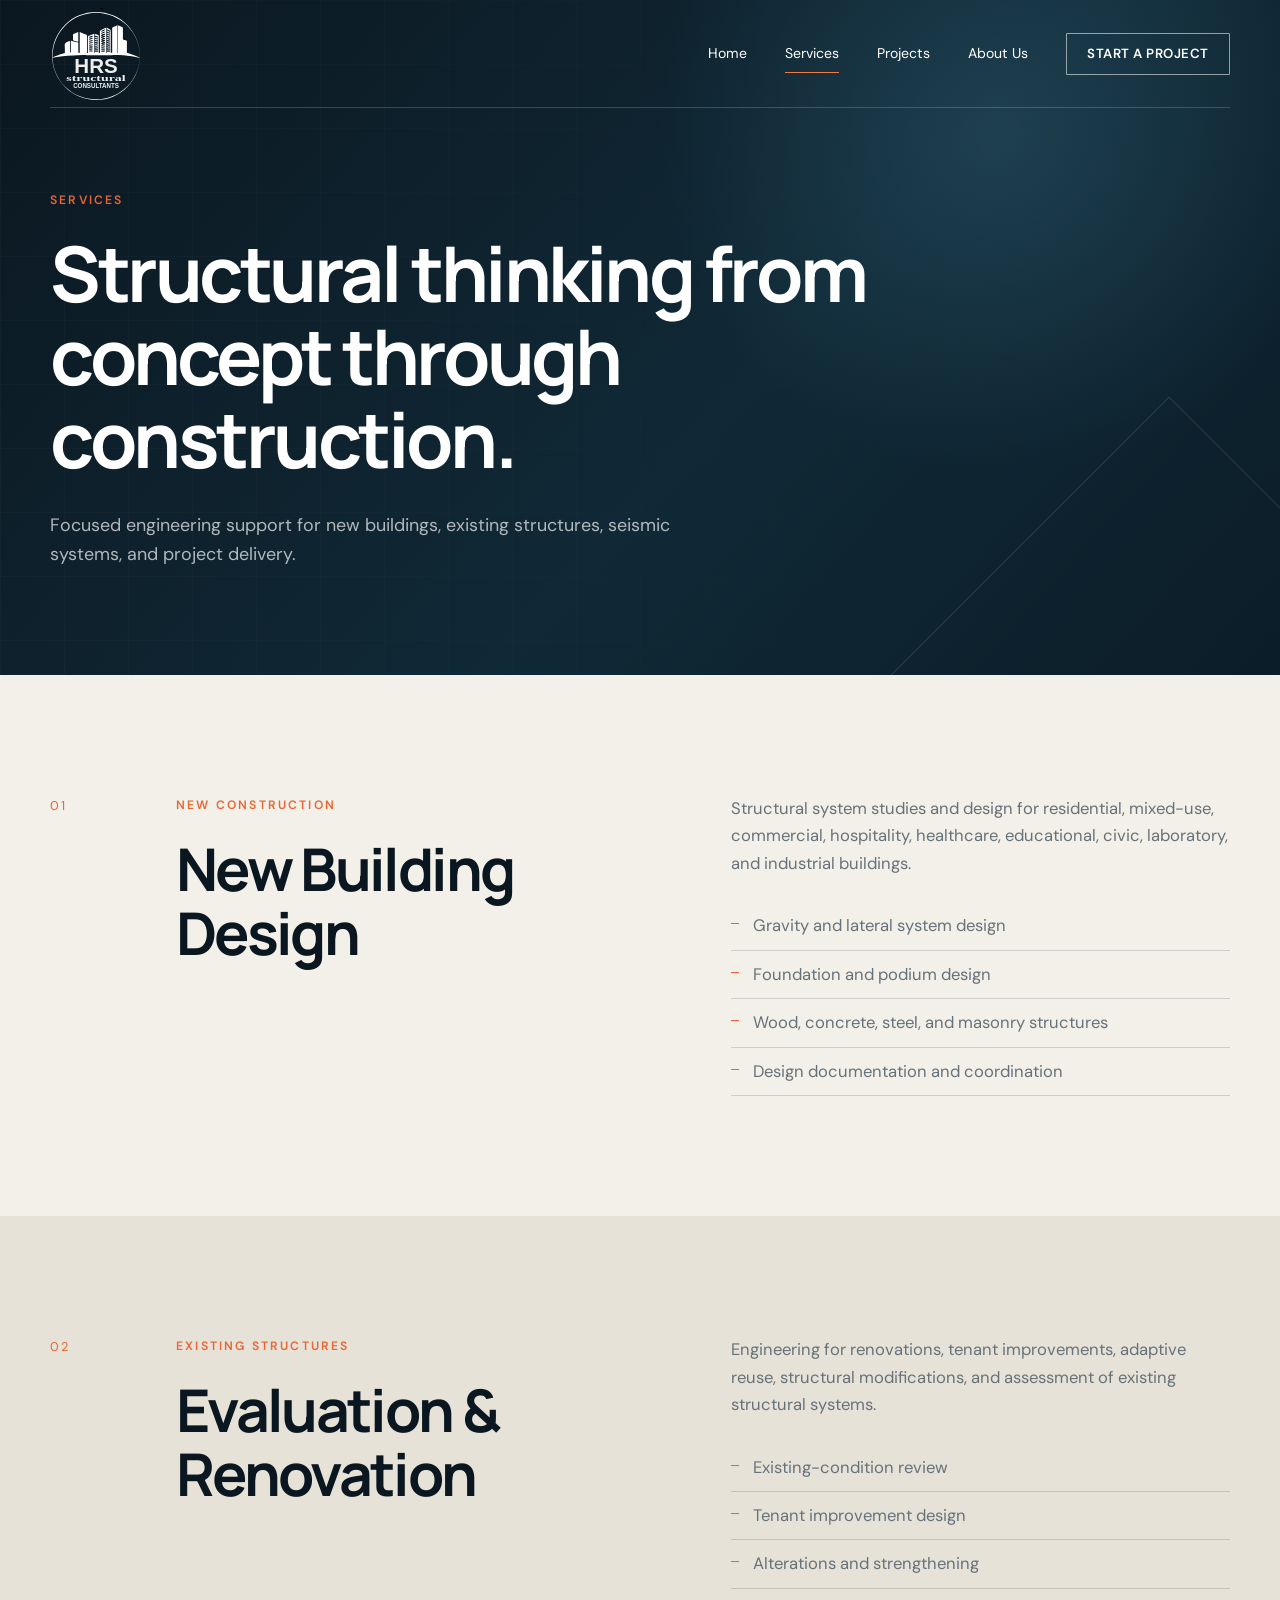
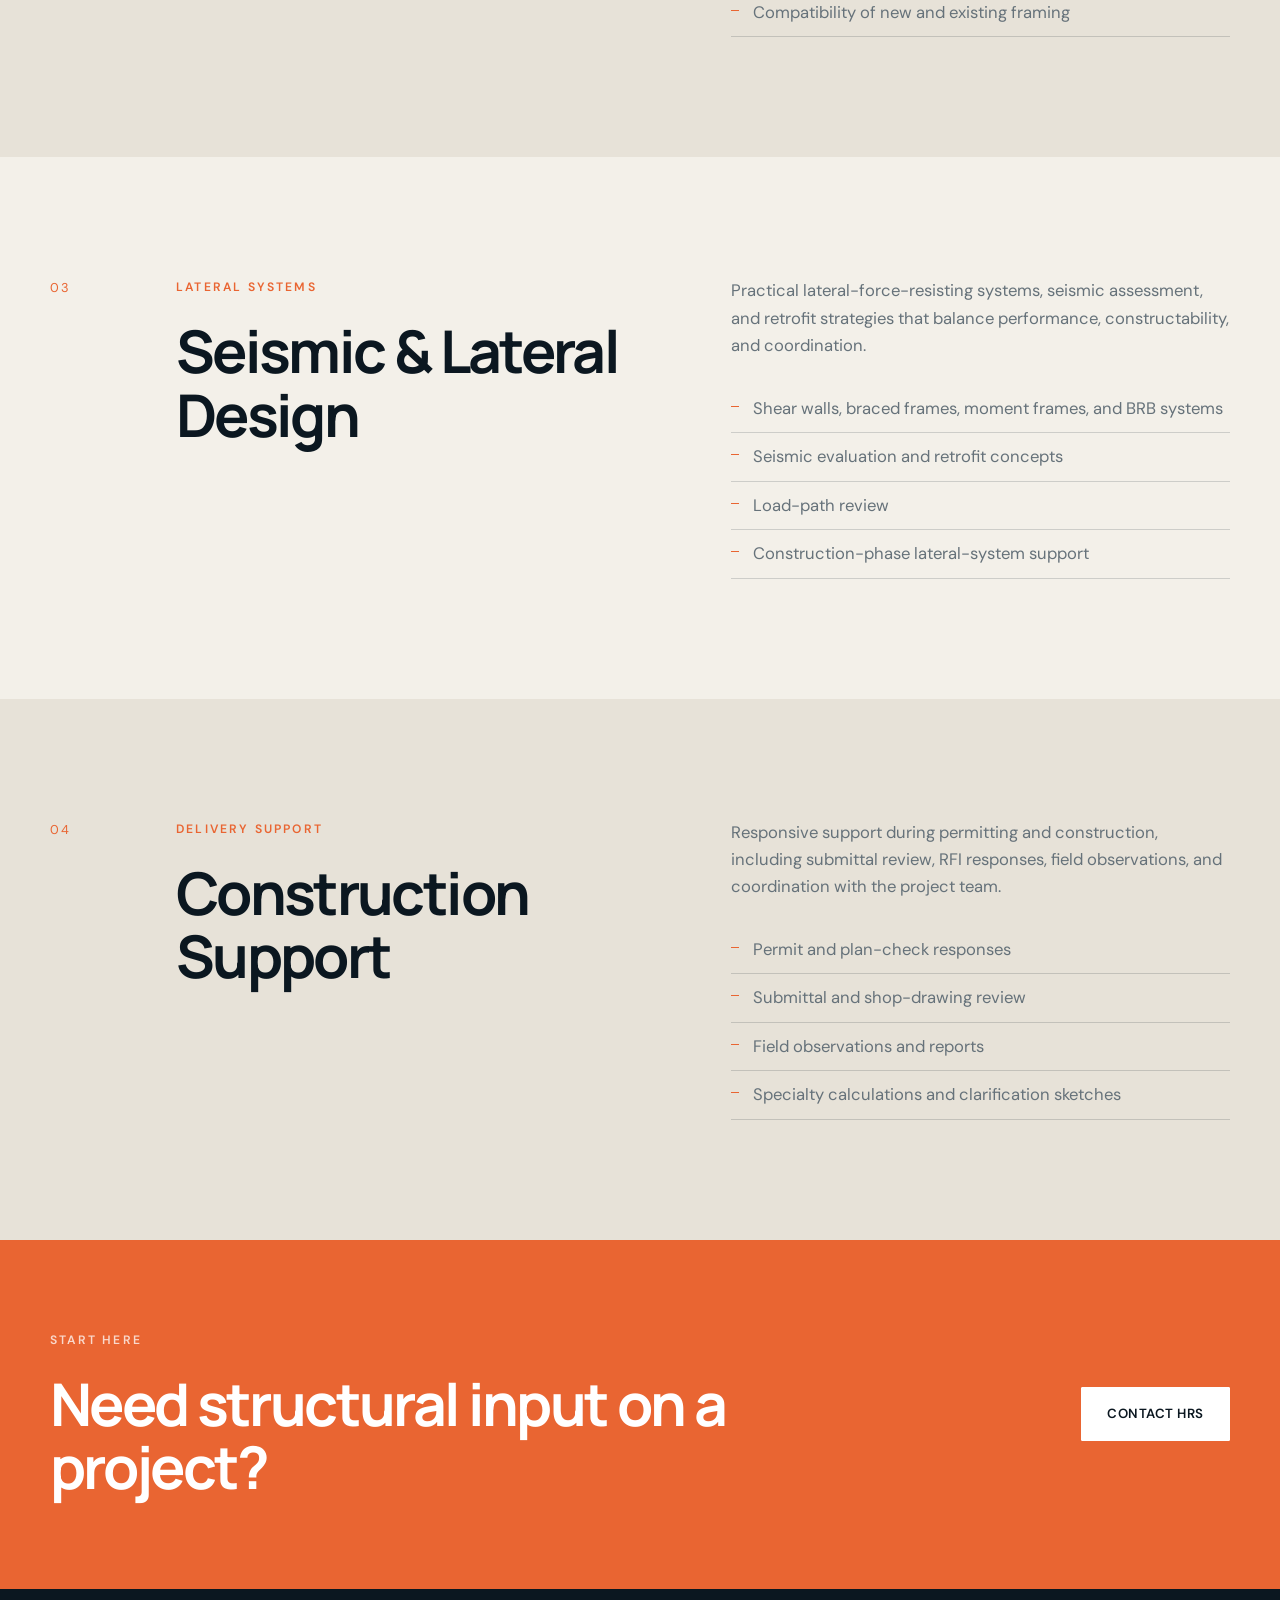
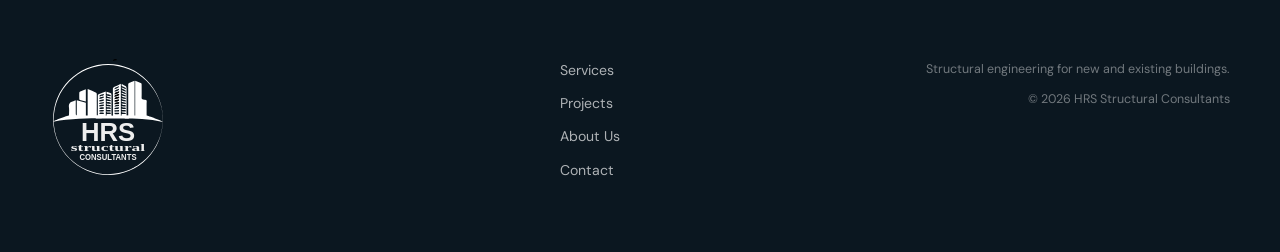
<file: services.html>
<!doctype html>
<html lang="en">
<head>
  <meta charset="utf-8">
  <meta name="viewport" content="width=device-width, initial-scale=1">
  <meta name="description" content="Structural engineering services for new buildings, existing structures, seismic design, and construction support.">
  <meta name="theme-color" content="#0b1720">
  <title>Services | HRS Structural Consultants</title>
  <link rel="preconnect" href="https://fonts.googleapis.com">
  <link rel="preconnect" href="https://fonts.gstatic.com" crossorigin>
  <link href="https://fonts.googleapis.com/css2?family=DM+Sans:wght@400;500;600&family=Manrope:wght@500;600;700&display=swap" rel="stylesheet">
  <link rel="stylesheet" href="styles.css">
  <link rel="stylesheet" href="extra.css">
</head>
<body>
  <a class="skip-link" href="#main">Skip to content</a>
  <header class="site-header" id="top"><div class="shell header-inner"><a class="brand" href="index.html" aria-label="HRS Structural Consultants home"><img class="brand-logo" src="assets/hrs-logo.svg" alt=""></a><button class="menu-toggle" type="button" aria-expanded="false" aria-controls="site-nav"><span></span><span></span><span class="sr-only">Open navigation</span></button><nav class="site-nav" id="site-nav" aria-label="Primary navigation"><a href="index.html">Home</a><a href="services.html" aria-current="page">Services</a><a href="projects.html">Projects</a><a href="about.html">About Us</a><a class="button button-small" href="contact.html">Start a project</a></nav></div></header>
  <main id="main">
    <section class="page-hero"><div class="page-hero-grid" aria-hidden="true"></div><div class="shell page-hero-content reveal is-visible"><p class="eyebrow">Services</p><h1>Structural thinking from concept through construction.</h1><p>Focused engineering support for new buildings, existing structures, seismic systems, and project delivery.</p></div></section>
    <section class="service-detail section" id="new-buildings"><div class="shell service-detail-row reveal"><div class="service-detail-number">01</div><div><p class="eyebrow">New construction</p><h2>New Building Design</h2></div><div class="prose"><p>Structural system studies and design for residential, mixed-use, commercial, hospitality, healthcare, educational, civic, laboratory, and industrial buildings.</p><ul><li>Gravity and lateral system design</li><li>Foundation and podium design</li><li>Wood, concrete, steel, and masonry structures</li><li>Design documentation and coordination</li></ul></div></div></section>
    <section class="service-detail section section-muted" id="existing-buildings"><div class="shell service-detail-row reveal"><div class="service-detail-number">02</div><div><p class="eyebrow">Existing structures</p><h2>Evaluation &amp; Renovation</h2></div><div class="prose"><p>Engineering for renovations, tenant improvements, adaptive reuse, structural modifications, and assessment of existing structural systems.</p><ul><li>Existing-condition review</li><li>Tenant improvement design</li><li>Alterations and strengthening</li><li>Compatibility of new and existing framing</li></ul></div></div></section>
    <section class="service-detail section"><div class="shell service-detail-row reveal"><div class="service-detail-number">03</div><div><p class="eyebrow">Lateral systems</p><h2>Seismic &amp; Lateral Design</h2></div><div class="prose"><p>Practical lateral-force-resisting systems, seismic assessment, and retrofit strategies that balance performance, constructability, and coordination.</p><ul><li>Shear walls, braced frames, moment frames, and BRB systems</li><li>Seismic evaluation and retrofit concepts</li><li>Load-path review</li><li>Construction-phase lateral-system support</li></ul></div></div></section>
    <section class="service-detail section section-muted"><div class="shell service-detail-row reveal"><div class="service-detail-number">04</div><div><p class="eyebrow">Delivery support</p><h2>Construction Support</h2></div><div class="prose"><p>Responsive support during permitting and construction, including submittal review, RFI responses, field observations, and coordination with the project team.</p><ul><li>Permit and plan-check responses</li><li>Submittal and shop-drawing review</li><li>Field observations and reports</li><li>Specialty calculations and clarification sketches</li></ul></div></div></section>
    <section class="page-cta"><div class="shell page-cta-inner reveal"><div><p class="eyebrow">Start here</p><h2>Need structural input on a project?</h2></div><a class="button button-light" href="contact.html">Contact HRS</a></div></section>
  </main>
  <footer class="site-footer"><div class="shell footer-grid"><a class="brand footer-brand" href="index.html" aria-label="HRS Structural Consultants home"><img class="brand-logo footer-logo" src="assets/hrs-logo.svg" alt=""></a><div class="footer-links"><a href="services.html">Services</a><a href="projects.html">Projects</a><a href="about.html">About Us</a><a href="contact.html">Contact</a></div><div class="footer-meta"><p>Structural engineering for new and existing buildings.</p><p>© <span class="year"></span> HRS Structural Consultants</p></div></div></footer>
  <script src="script.js"></script>
</body>
</html>
</file>
<file: styles.css>
:root {
  --ink: #0b1720;
  --ink-soft: #17303e;
  --paper: #f3f0e9;
  --paper-deep: #e7e2d8;
  --white: #fff;
  --muted: #66727a;
  --line: rgba(11, 23, 32, .16);
  --accent: #e96532;
  --accent-bright: #f47a45;
  --shell: min(1180px, calc(100vw - 48px));
  --display: "Manrope", sans-serif;
  --body: "DM Sans", sans-serif;
}

* { box-sizing: border-box; }
html { scroll-behavior: smooth; }
body {
  margin: 0;
  background: var(--paper);
  color: var(--ink);
  font-family: var(--body);
  font-size: 16px;
  line-height: 1.65;
  -webkit-font-smoothing: antialiased;
}
body.menu-open { overflow: hidden; }
img, svg { display: block; max-width: 100%; }
a { color: inherit; text-decoration: none; }
button, input, textarea { font: inherit; }
button { color: inherit; }
.shell { width: var(--shell); margin-inline: auto; }
.section { padding: 120px 0; }
.sr-only {
  position: absolute;
  width: 1px; height: 1px;
  padding: 0; margin: -1px;
  overflow: hidden; clip: rect(0, 0, 0, 0);
  white-space: nowrap; border: 0;
}
.skip-link {
  position: fixed; z-index: 1000;
  top: 12px; left: 12px;
  transform: translateY(-160%);
  padding: 10px 16px;
  background: var(--white);
  border-radius: 2px;
}
.skip-link:focus { transform: translateY(0); }
.eyebrow {
  margin: 0 0 22px;
  color: var(--accent);
  font-size: .76rem;
  font-weight: 600;
  letter-spacing: .18em;
  text-transform: uppercase;
}
h1, h2, h3 {
  font-family: var(--display);
  letter-spacing: -.045em;
  line-height: 1.08;
  margin: 0;
}
h1 { font-size: clamp(3.3rem, 6.5vw, 6.6rem); max-width: 850px; }
h2 { font-size: clamp(2.4rem, 4.6vw, 4.5rem); }
h3 { font-size: 1.45rem; }

.site-header {
  position: absolute;
  z-index: 20;
  inset: 0 0 auto;
  color: var(--white);
}
.header-inner {
  min-height: 108px;
  display: flex;
  align-items: center;
  justify-content: space-between;
  border-bottom: 1px solid rgba(255,255,255,.18);
}
.brand { display: inline-flex; align-items: center; gap: 12px; }
.brand-logo {
  width: 92px;
  height: 92px;
  object-fit: contain;
  filter: invert(1);
}
.site-nav { display: flex; align-items: center; gap: 38px; }
.site-nav > a:not(.button) {
  font-size: .88rem;
  position: relative;
}
.site-nav > a:not(.button)::after {
  content: "";
  position: absolute;
  inset: auto 0 -8px;
  height: 1px;
  background: var(--accent-bright);
  transform: scaleX(0);
  transform-origin: left;
  transition: transform .25s ease;
}
.site-nav > a:hover::after { transform: scaleX(1); }
.menu-toggle { display: none; }

.button {
  display: inline-flex;
  align-items: center;
  justify-content: center;
  min-height: 54px;
  padding: 0 25px;
  border: 1px solid var(--accent);
  border-radius: 1px;
  background: var(--accent);
  color: var(--white);
  font-size: .83rem;
  font-weight: 600;
  letter-spacing: .04em;
  text-transform: uppercase;
  cursor: pointer;
  transition: background .2s ease, color .2s ease, transform .2s ease;
}
.button:hover { background: transparent; color: var(--accent-bright); transform: translateY(-2px); }
.button-small {
  min-height: 42px;
  padding-inline: 20px;
  background: transparent;
  border-color: rgba(255,255,255,.55);
}
.button-small:hover { border-color: var(--accent-bright); }
.button-light { background: var(--white); border-color: var(--white); color: var(--ink); }
.button-light:hover { color: var(--white); border-color: var(--white); }

.hero {
  position: relative;
  overflow: hidden;
  min-height: 850px;
  padding: 198px 0 38px;
  color: var(--white);
  background:
    radial-gradient(circle at 76% 20%, rgba(47,92,114,.48), transparent 30%),
    linear-gradient(132deg, #0b1720 0%, #102936 58%, #0b1d28 100%);
}
.hero::before {
  content: "";
  position: absolute;
  width: 560px; height: 560px;
  left: -350px; top: 260px;
  border: 120px solid rgba(255,255,255,.025);
  transform: rotate(34deg);
}
.hero-grid, .about-grid {
  position: absolute;
  inset: 0;
  opacity: .25;
  background-image:
    linear-gradient(rgba(255,255,255,.09) 1px, transparent 1px),
    linear-gradient(90deg, rgba(255,255,255,.09) 1px, transparent 1px);
  background-size: 64px 64px;
  mask-image: linear-gradient(to right, black, transparent 70%);
}
.hero-layout {
  position: relative;
  z-index: 2;
  display: grid;
  grid-template-columns: 1.05fr .95fr;
  align-items: center;
  gap: 40px;
}
.hero-copy { position: relative; z-index: 3; min-width: 0; padding-bottom: 35px; }
.hero-lede {
  max-width: 610px;
  margin: 32px 0 0;
  color: rgba(255,255,255,.72);
  font-size: 1.18rem;
}
.hero-actions { display: flex; align-items: center; gap: 34px; margin-top: 44px; }
.text-link {
  font-size: .86rem;
  font-weight: 600;
  letter-spacing: .03em;
  text-transform: uppercase;
}
.text-link span { color: var(--accent-bright); margin-left: 6px; }
.hero-visual { position: relative; min-width: 0; margin-right: -70px; }
.hero-visual svg { filter: drop-shadow(0 30px 30px rgba(0,0,0,.22)); }
.frame-plane { fill: url(#frame-fill); opacity: .7; }
.frame-lines { fill: none; stroke: rgba(255,255,255,.62); stroke-width: 1.65; }
.frame-nodes { fill: var(--accent-bright); }
.drawing-note {
  position: absolute;
  padding: 5px 9px;
  border-left: 2px solid var(--accent);
  color: rgba(255,255,255,.7);
  background: rgba(11,23,32,.7);
  font-size: .66rem;
  letter-spacing: .08em;
  text-transform: uppercase;
}
.drawing-note::before {
  content: "";
  position: absolute;
  top: 50%; right: 100%;
  width: 60px; height: 1px;
  background: rgba(255,255,255,.35);
}
.note-a { top: 24%; right: 13%; }
.note-b { bottom: 24%; left: 22%; }
.visual-index {
  position: absolute;
  right: 20px; bottom: 30px;
  color: rgba(255,255,255,.35);
  font-family: var(--display);
  font-size: .72rem;
  letter-spacing: .18em;
}
.hero-proof {
  position: absolute;
  z-index: 3;
  left: 50%; bottom: 32px;
  transform: translateX(-50%);
  display: flex;
  align-items: center;
  gap: 22px;
  color: rgba(255,255,255,.45);
  font-size: .68rem;
  letter-spacing: .13em;
  text-transform: uppercase;
}
.hero-proof i { display: block; width: 34px; height: 1px; background: rgba(255,255,255,.18); }

.intro { background: var(--paper); }
.split-heading {
  display: grid;
  grid-template-columns: 1.5fr .7fr;
  gap: 90px;
  align-items: end;
}
.split-heading h2 { max-width: 760px; }
.split-heading > p { margin: 0 0 10px; color: var(--muted); font-size: 1.07rem; }

.services { padding-top: 20px; }
.section-top {
  display: flex;
  justify-content: space-between;
  border-bottom: 1px solid var(--line);
}
.section-number { margin: 0; color: var(--muted); font-size: .73rem; letter-spacing: .12em; }
.service-grid { display: grid; grid-template-columns: repeat(4, 1fr); }
.service-card {
  min-height: 390px;
  padding: 38px 28px 32px;
  border-right: 1px solid var(--line);
  position: relative;
  transition: color .3s ease, background .3s ease, transform .3s ease;
}
.service-card:first-child { border-left: 1px solid var(--line); }
.service-card:hover { color: var(--white); background: var(--ink-soft); transform: translateY(-8px); }
.service-number { display: block; color: var(--accent); font-size: .72rem; letter-spacing: .1em; }
.service-card svg {
  width: 70px;
  margin: 52px 0 42px;
  fill: none;
  stroke: currentColor;
  stroke-width: 1.5;
}
.service-card p { margin: 18px 0 0; color: var(--muted); font-size: .92rem; }
.service-card:hover p { color: rgba(255,255,255,.65); }

.projects { color: var(--white); background: var(--ink); }
.projects-heading {
  display: grid;
  grid-template-columns: 1.15fr .65fr;
  align-items: end;
  gap: 80px;
}
.projects-heading > p { margin: 0 0 8px; color: rgba(255,255,255,.55); }
.project-toolbar {
  display: flex;
  gap: 8px;
  margin: 64px 0 38px;
  overflow-x: auto;
  padding-bottom: 8px;
}
.filter {
  flex: 0 0 auto;
  padding: 10px 17px;
  border: 1px solid rgba(255,255,255,.17);
  background: transparent;
  color: rgba(255,255,255,.55);
  cursor: pointer;
  font-size: .75rem;
  letter-spacing: .04em;
}
.filter:hover, .filter.is-active { color: var(--white); border-color: var(--accent); background: rgba(233,101,50,.1); }
.project-grid { display: grid; grid-template-columns: repeat(2, 1fr); border-top: 1px solid rgba(255,255,255,.15); }
.project-card {
  min-height: 320px;
  padding: 42px 38px 34px;
  border-right: 1px solid rgba(255,255,255,.15);
  border-bottom: 1px solid rgba(255,255,255,.15);
  position: relative;
  overflow: hidden;
}
.project-card:nth-child(even) { border-right: 0; }
.project-card::before {
  content: "";
  position: absolute;
  width: 250px; height: 250px;
  right: -130px; top: -120px;
  border: 1px solid rgba(255,255,255,.09);
  transform: rotate(45deg);
  transition: transform .4s ease, border-color .4s ease;
}
.project-card:hover::before { transform: rotate(35deg) scale(1.25); border-color: rgba(233,101,50,.5); }
.project-meta {
  display: flex;
  justify-content: space-between;
  gap: 20px;
  color: rgba(255,255,255,.46);
  font-size: .69rem;
  letter-spacing: .1em;
  text-transform: uppercase;
}
.project-card h3 { margin-top: 56px; font-size: clamp(1.5rem, 2.4vw, 2.15rem); max-width: 430px; }
.project-card p { max-width: 480px; margin: 19px 0 0; color: rgba(255,255,255,.58); }
.project-material {
  position: absolute;
  right: 34px; bottom: 25px;
  color: var(--accent-bright);
  font-size: .65rem;
  letter-spacing: .1em;
  text-transform: uppercase;
}
.project-card[hidden] { display: none; }
.experience-note { margin: 24px 0 0; color: rgba(255,255,255,.38); font-size: .76rem; }

.metrics { padding-block: 0; background: var(--accent); color: var(--white); }
.metrics-grid { display: grid; grid-template-columns: repeat(4, 1fr); }
.metric { padding: 48px 25px; border-right: 1px solid rgba(255,255,255,.27); }
.metric:first-child { border-left: 1px solid rgba(255,255,255,.27); }
.metric strong { display: block; font-family: var(--display); font-size: 3rem; line-height: 1; }
.metric span { display: block; margin-top: 13px; font-size: .76rem; letter-spacing: .07em; text-transform: uppercase; }

.about-layout { display: grid; grid-template-columns: .85fr 1fr; gap: 110px; align-items: center; }
.about-visual {
  min-height: 610px;
  position: relative;
  padding: 35px;
  overflow: hidden;
  background: var(--ink-soft);
  color: var(--white);
}
.about-grid { opacity: .17; mask-image: none; }
.about-visual svg {
  position: relative;
  z-index: 1;
  fill: none;
  stroke: rgba(255,255,255,.38);
  stroke-width: 1.4;
}
.about-visual svg .accent-line { stroke: var(--accent-bright); stroke-width: 2; }
.about-visual > p {
  position: absolute;
  z-index: 2;
  left: 38px; right: 38px; bottom: 30px;
  padding-top: 18px;
  border-top: 1px solid rgba(255,255,255,.25);
  color: rgba(255,255,255,.7);
  font-family: var(--display);
  font-size: 1.05rem;
}
.about-copy h2 { max-width: 650px; }
.about-copy > p:not(.eyebrow) { color: var(--muted); }
.about-lede { margin-top: 34px; font-size: 1.15rem; color: var(--ink) !important; }
.about-values { display: grid; grid-template-columns: repeat(3, 1fr); margin-top: 48px; border-top: 1px solid var(--line); }
.about-values div { padding: 22px 14px 0 0; }
.about-values span { display: block; color: var(--accent); font-size: .66rem; }
.about-values strong { display: block; margin-top: 5px; font-family: var(--display); font-size: .93rem; }

.contact { padding-top: 30px; }
.contact-panel {
  padding: 76px;
  display: grid;
  grid-template-columns: .8fr 1fr;
  gap: 90px;
  background: var(--accent);
  color: var(--white);
}
.contact-copy h2 { font-size: clamp(2.7rem, 4.4vw, 4.3rem); }
.contact-copy > p:not(.eyebrow) { color: rgba(255,255,255,.75); max-width: 430px; }
.contact-copy .eyebrow { color: var(--white); opacity: .75; }
.contact-email {
  display: inline-flex;
  gap: 10px;
  margin-top: 40px;
  padding-bottom: 5px;
  border-bottom: 1px solid rgba(255,255,255,.55);
  font-size: .9rem;
}
.contact-form label { display: block; color: rgba(255,255,255,.72); font-size: .72rem; letter-spacing: .07em; text-transform: uppercase; }
.form-row { display: grid; grid-template-columns: 1fr 1fr; gap: 24px; }
.contact-form input, .contact-form textarea {
  width: 100%;
  margin: 5px 0 18px;
  padding: 11px 0;
  border: 0;
  border-bottom: 1px solid rgba(255,255,255,.48);
  border-radius: 0;
  outline: none;
  background: transparent;
  color: var(--white);
  resize: vertical;
  transition: border-color .2s ease;
}
.contact-form input:focus, .contact-form textarea:focus { border-color: var(--white); }
.contact-form .button { margin-top: 16px; }
.form-status { min-height: 1.6em; margin: 15px 0 0; font-size: .8rem; }

.site-footer { padding: 70px 0; background: var(--ink); color: var(--white); }
.footer-grid { display: grid; grid-template-columns: 1.1fr .5fr 1fr; gap: 70px; align-items: start; }
.footer-links { display: grid; gap: 10px; color: rgba(255,255,255,.67); font-size: .88rem; }
.footer-links a:hover { color: var(--accent-bright); }
.footer-logo { width: 116px; height: 116px; }
.footer-meta { color: rgba(255,255,255,.42); font-size: .78rem; text-align: right; }
.footer-meta p { margin: 0 0 10px; }

.reveal { opacity: 0; transform: translateY(22px); transition: opacity .7s ease, transform .7s ease; }
.reveal.is-visible { opacity: 1; transform: translateY(0); }
@media (prefers-reduced-motion: reduce) {
  html { scroll-behavior: auto; }
  *, *::before, *::after { animation-duration: .01ms !important; transition-duration: .01ms !important; }
  .reveal { opacity: 1; transform: none; }
}

@media (max-width: 980px) {
  :root { --shell: min(100% - 36px, 760px); }
  .section { padding: 90px 0; }
  .site-header { position: absolute; }
  .menu-toggle {
    position: relative;
    z-index: 30;
    width: 44px; height: 44px;
    display: grid;
    place-content: center;
    gap: 7px;
    border: 1px solid rgba(255,255,255,.3);
    background: transparent;
  }
  .menu-toggle span:not(.sr-only) { width: 20px; height: 1px; background: var(--white); transition: transform .25s ease; }
  .menu-toggle[aria-expanded="true"] span:first-child { transform: translateY(4px) rotate(45deg); }
  .menu-toggle[aria-expanded="true"] span:nth-child(2) { transform: translateY(-4px) rotate(-45deg); }
  .site-nav {
    position: fixed;
    inset: 0;
    display: flex;
    flex-direction: column;
    justify-content: center;
    align-items: flex-start;
    padding: 100px 12vw;
    background: var(--ink);
    transform: translateX(100%);
    transition: transform .35s ease;
  }
  .site-nav.is-open { transform: translateX(0); }
  .site-nav > a:not(.button) { font-family: var(--display); font-size: 2rem; }
  .hero { min-height: 950px; padding-top: 165px; }
  .hero-layout { grid-template-columns: 1fr; }
  .hero-visual { width: 100%; max-width: 590px; margin: -50px auto -40px; opacity: .8; }
  .hero-proof { position: relative; left: auto; bottom: auto; transform: none; margin-top: 55px; overflow-x: auto; }
  .split-heading, .projects-heading { grid-template-columns: 1fr; gap: 32px; }
  .service-grid { grid-template-columns: repeat(2, 1fr); }
  .service-card:nth-child(3) { border-left: 1px solid var(--line); }
  .project-grid { grid-template-columns: 1fr; }
  .project-card, .project-card:nth-child(even) { border-right: 0; }
  .about-layout { grid-template-columns: 1fr; gap: 65px; }
  .about-visual { min-height: 520px; }
  .contact-panel { padding: 55px; grid-template-columns: 1fr; gap: 55px; }
  .footer-grid { grid-template-columns: 1fr 1fr; }
  .footer-meta { grid-column: 1 / -1; text-align: left; }
}

@media (max-width: 620px) {
  :root { --shell: calc(100% - 28px); }
  .section { padding: 72px 0; }
  .header-inner { min-height: 88px; }
  .brand-logo { width: 70px; height: 70px; }
  .footer-logo { width: 104px; height: 104px; }
  .hero { min-height: 860px; padding-top: 140px; }
  h1 { font-size: clamp(3rem, 14vw, 4.3rem); }
  .hero-lede { font-size: 1rem; }
  .hero-actions { align-items: flex-start; flex-direction: column; gap: 22px; }
  .hero-visual { margin-top: -15px; }
  .drawing-note { display: none; }
  .hero-proof { gap: 13px; white-space: nowrap; }
  .hero-proof i { width: 16px; }
  .service-grid { grid-template-columns: 1fr; }
  .service-card, .service-card:nth-child(3) { min-height: 335px; border-left: 1px solid var(--line); }
  .service-card svg { margin: 38px 0 30px; }
  .project-card { min-height: 340px; padding: 32px 24px; }
  .project-meta { flex-direction: column; gap: 2px; }
  .project-material { left: 24px; right: auto; }
  .metrics-grid { grid-template-columns: repeat(2, 1fr); }
  .metric { padding: 32px 18px; border-bottom: 1px solid rgba(255,255,255,.27); }
  .metric:nth-child(odd) { border-left: 1px solid rgba(255,255,255,.27); }
  .metric strong { font-size: 2.4rem; }
  .about-visual { min-height: 430px; padding: 20px; }
  .about-values { grid-template-columns: 1fr; }
  .about-values div { padding-bottom: 15px; border-bottom: 1px solid var(--line); }
  .contact { padding-bottom: 0; }
  .contact-panel { width: 100%; padding: 55px 24px; }
  .form-row { grid-template-columns: 1fr; gap: 0; }
  .contact-email { font-size: .8rem; }
  .footer-grid { grid-template-columns: 1fr; gap: 42px; }
  .footer-meta { grid-column: auto; }
}
</file>
<file: extra.css>
main { overflow: clip; }
h1, h2, h3 { overflow-wrap: anywhere; }
.site-nav > a[aria-current="page"]:not(.button)::after { transform: scaleX(1); }
.project-toolbar { -webkit-overflow-scrolling: touch; overscroll-behavior-inline: contain; }
.filter { display: inline-flex; align-items: center; gap: 10px; }
.filter:focus-visible { outline: 2px solid var(--accent-bright); outline-offset: 3px; }
.filter-count { display: inline-grid; min-width: 22px; height: 22px; padding-inline: 5px; place-items: center; border-radius: 999px; background: rgba(255,255,255,.1); color: var(--white); font-size: .67rem; }
.filter.is-active .filter-count { background: var(--accent); }
.project-toolbar-link { justify-content: flex-end; }
.project-category-heading { min-height: 74px; margin: 0 0 26px; display: flex; align-items: end; gap: 20px; }
.project-category-heading .eyebrow { margin: 0 auto 4px 0; }
.project-category-heading h3 { font-size: clamp(1.5rem, 2.6vw, 2.3rem); }
.project-category-heading > span { margin-bottom: 3px; color: rgba(255,255,255,.45); font-size: .76rem; letter-spacing: .08em; text-transform: uppercase; }
.text-link-dark { display: inline-block; margin-top: 34px; color: var(--ink); }
.contact-email { overflow-wrap: anywhere; }
.page-hero { min-height: 560px; padding: 190px 0 105px; position: relative; overflow: hidden; display: flex; align-items: flex-end; color: var(--white); background: radial-gradient(circle at 78% 20%, rgba(47,92,114,.45), transparent 30%), linear-gradient(132deg, #0b1720 0%, #102936 58%, #0b1d28 100%); }
.page-hero::after { content: ""; position: absolute; width: 440px; height: 440px; right: -110px; bottom: -255px; border: 1px solid rgba(255,255,255,.12); transform: rotate(45deg); }
.page-hero-grid { position: absolute; inset: 0; opacity: .28; background-image: linear-gradient(rgba(255,255,255,.08) 1px, transparent 1px), linear-gradient(90deg, rgba(255,255,255,.08) 1px, transparent 1px); background-size: 64px 64px; mask-image: linear-gradient(to right, black, transparent 80%); }
.page-hero-content { position: relative; z-index: 2; }
.page-hero h1 { max-width: 950px; font-size: clamp(3.2rem, 6vw, 6rem); }
.page-hero-content > p:last-child { max-width: 680px; margin: 30px 0 0; color: rgba(255,255,255,.68); font-size: 1.12rem; }
.content-split { display: grid; grid-template-columns: 1.05fr .8fr; gap: 100px; align-items: start; }
.content-split h2 { max-width: 650px; }
.prose { color: var(--muted); font-size: 1.04rem; }
.prose p:first-child { margin-top: 0; }
.prose ul { margin: 25px 0 0; padding: 0; list-style: none; }
.prose li { padding: 10px 0 10px 22px; position: relative; border-bottom: 1px solid var(--line); }
.prose li::before { content: ""; position: absolute; left: 0; top: 21px; width: 8px; height: 1px; background: var(--accent); }
.qualification-section, .section-muted { background: var(--paper-deep); }
.qualification-grid { display: grid; grid-template-columns: repeat(4, 1fr); }
.qualification-card { min-height: 330px; padding: 34px 28px; border-right: 1px solid var(--line); border-bottom: 1px solid var(--line); }
.qualification-card:first-child { border-left: 1px solid var(--line); }
.qualification-card span { color: var(--accent); font-size: .72rem; letter-spacing: .1em; }
.qualification-card h3 { margin-top: 72px; }
.qualification-card p { color: var(--muted); font-size: .92rem; }
.service-detail-row { display: grid; grid-template-columns: 70px 1fr 1fr; gap: 56px; align-items: start; }
.service-detail-number { color: var(--accent); font-size: .8rem; letter-spacing: .12em; }
.market-list { display: grid; grid-template-columns: repeat(2, 1fr); gap: 12px; }
.market-list span { padding: 18px 20px; border: 1px solid var(--line); background: rgba(255,255,255,.35); }
.page-cta { padding: 90px 0; color: var(--white); background: var(--accent); }
.page-cta-inner { display: flex; justify-content: space-between; align-items: center; gap: 40px; }
.page-cta h2 { max-width: 780px; }
.page-cta .eyebrow { color: var(--white); opacity: .75; }
.contact-page { padding-top: 90px; }
.contact-guidance { padding-top: 40px; }
.compact-grid { grid-template-columns: repeat(3, 1fr); margin-top: 65px; }
.compact-grid .qualification-card { min-height: 280px; }
@media (max-width: 980px) { .page-hero { min-height: 520px; padding-top: 165px; } .content-split { grid-template-columns: 1fr; gap: 38px; } .qualification-grid { grid-template-columns: repeat(2, 1fr); } .qualification-card:nth-child(3) { border-left: 1px solid var(--line); } .service-detail-row { grid-template-columns: 48px 1fr; gap: 30px; } .service-detail-row .prose { grid-column: 2; } .page-cta-inner { align-items: flex-start; flex-direction: column; } .compact-grid { grid-template-columns: 1fr; } .compact-grid .qualification-card { border-left: 1px solid var(--line); } }
@media (max-width: 620px) { .page-hero { min-height: 500px; padding: 145px 0 75px; } .page-hero h1 { font-size: clamp(2.8rem, 13vw, 4rem); } .page-hero-content > p:last-child { font-size: 1rem; } .project-category-heading { align-items: flex-start; flex-direction: column; gap: 4px; } .project-material { position: static; display: block; margin-top: 28px; } .qualification-grid { grid-template-columns: 1fr; } .qualification-card, .qualification-card:nth-child(3) { min-height: 260px; border-left: 1px solid var(--line); } .qualification-card h3 { margin-top: 48px; } .service-detail-row { grid-template-columns: 1fr; } .service-detail-row .prose { grid-column: auto; } .market-list { grid-template-columns: 1fr; } .page-cta { padding: 65px 0; } }
@media (max-width: 420px) { :root { --shell: calc(100% - 24px); } .section { padding: 64px 0; } h1 { font-size: clamp(2.65rem, 13vw, 3.75rem); } h2 { font-size: clamp(2.05rem, 10vw, 3.2rem); } .button { width: 100%; padding-inline: 18px; text-align: center; } .site-nav { padding-inline: 9vw; } .site-nav > a:not(.button) { font-size: 1.75rem; } .hero { min-height: auto; padding-bottom: 54px; } .hero-visual { margin-bottom: 0; } .hero-proof { font-size: .62rem; } .project-toolbar { margin-top: 46px; } .filter { max-width: 84vw; white-space: normal; } .project-card { min-height: auto; padding: 28px 20px; } .project-card h3 { margin-top: 38px; } .metric { padding: 28px 14px; } .contact-panel { padding-inline: 20px; } .page-hero { min-height: 440px; padding-top: 132px; } .page-hero h1 { font-size: clamp(2.35rem, 12vw, 3.4rem); } }
</file>
